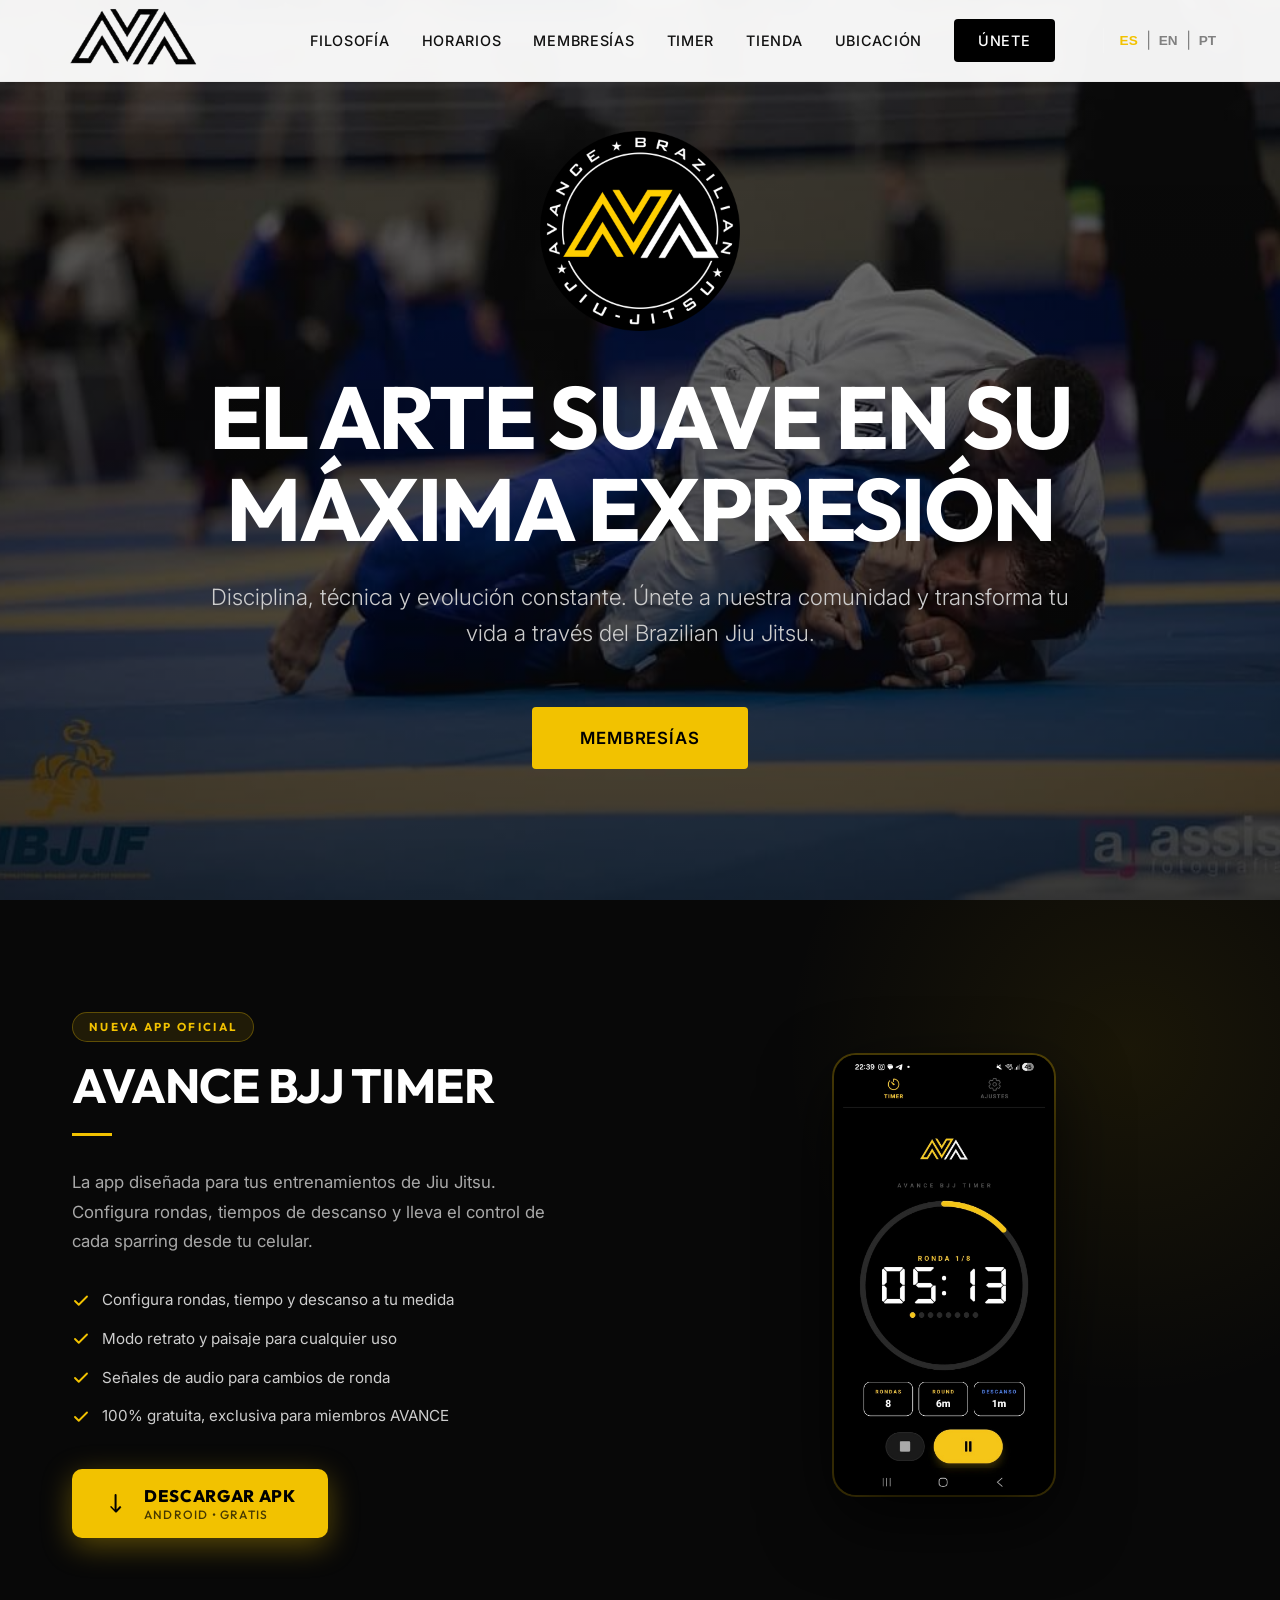
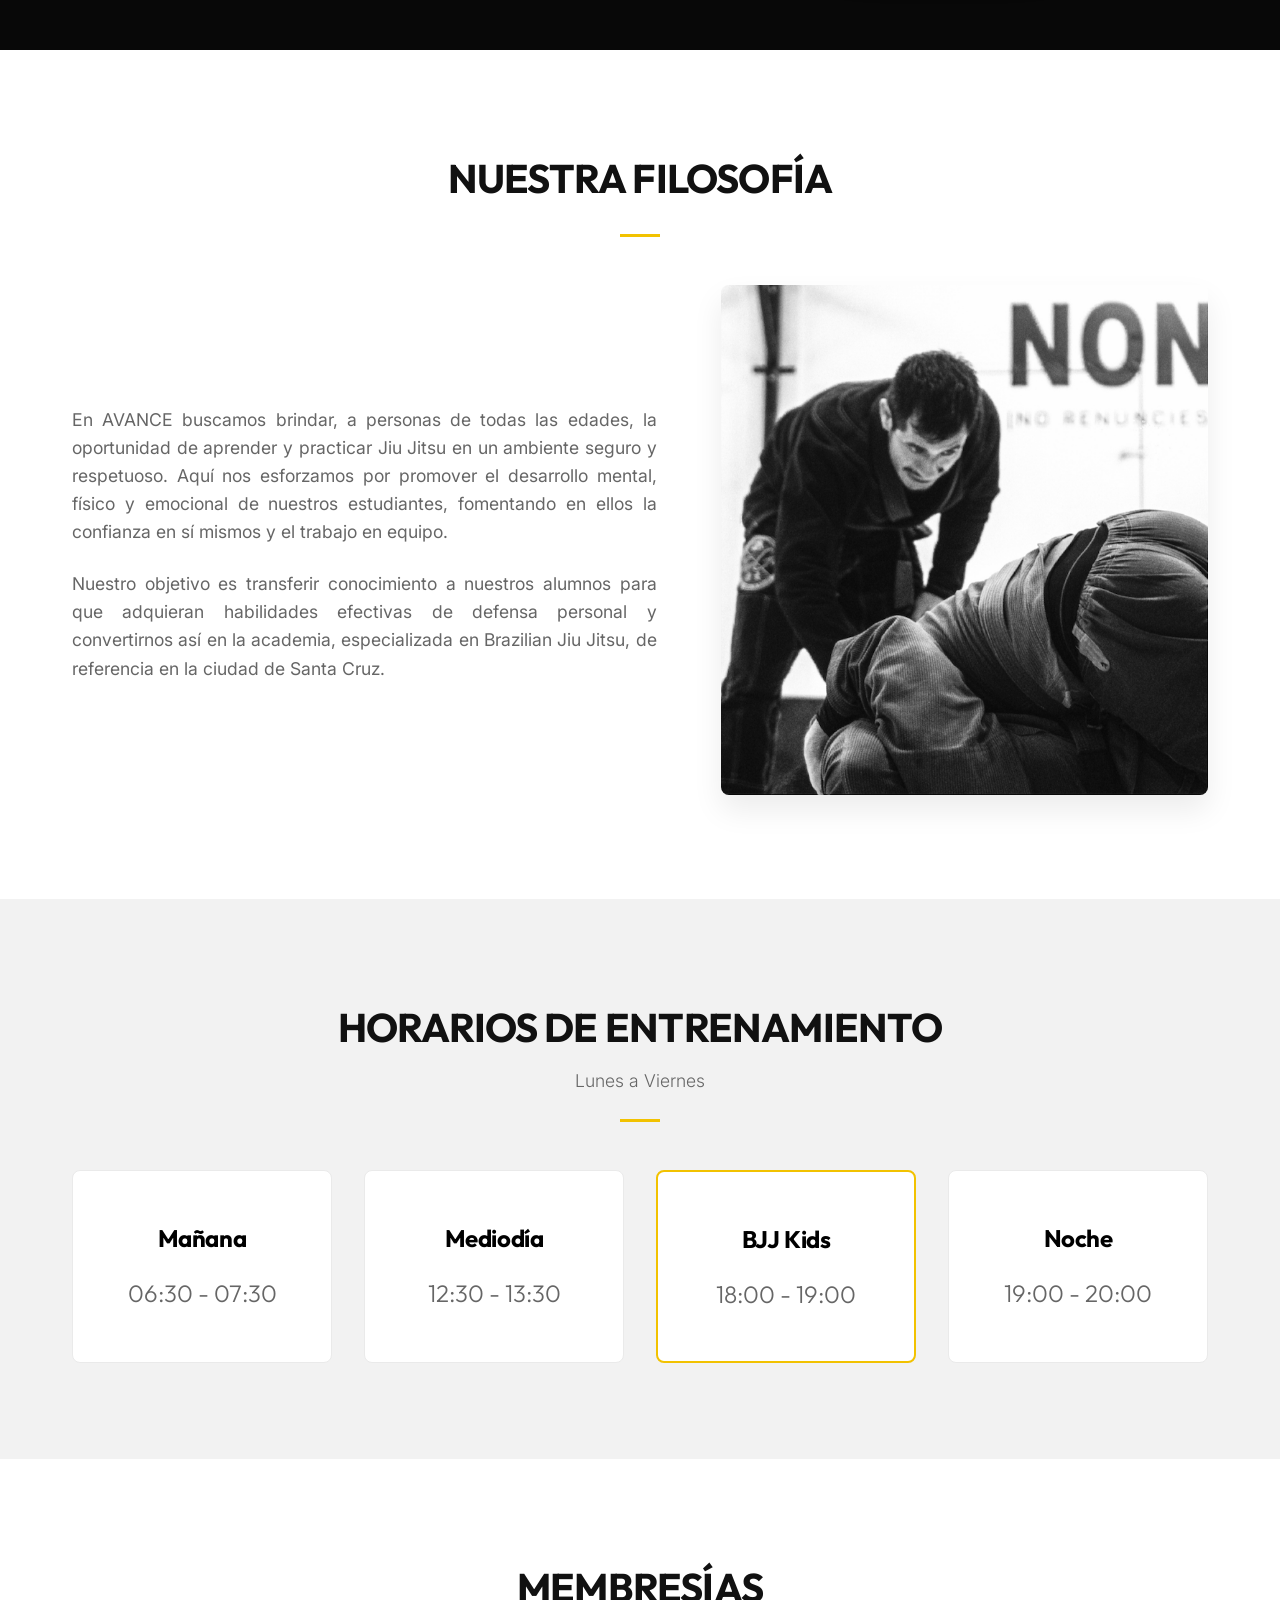
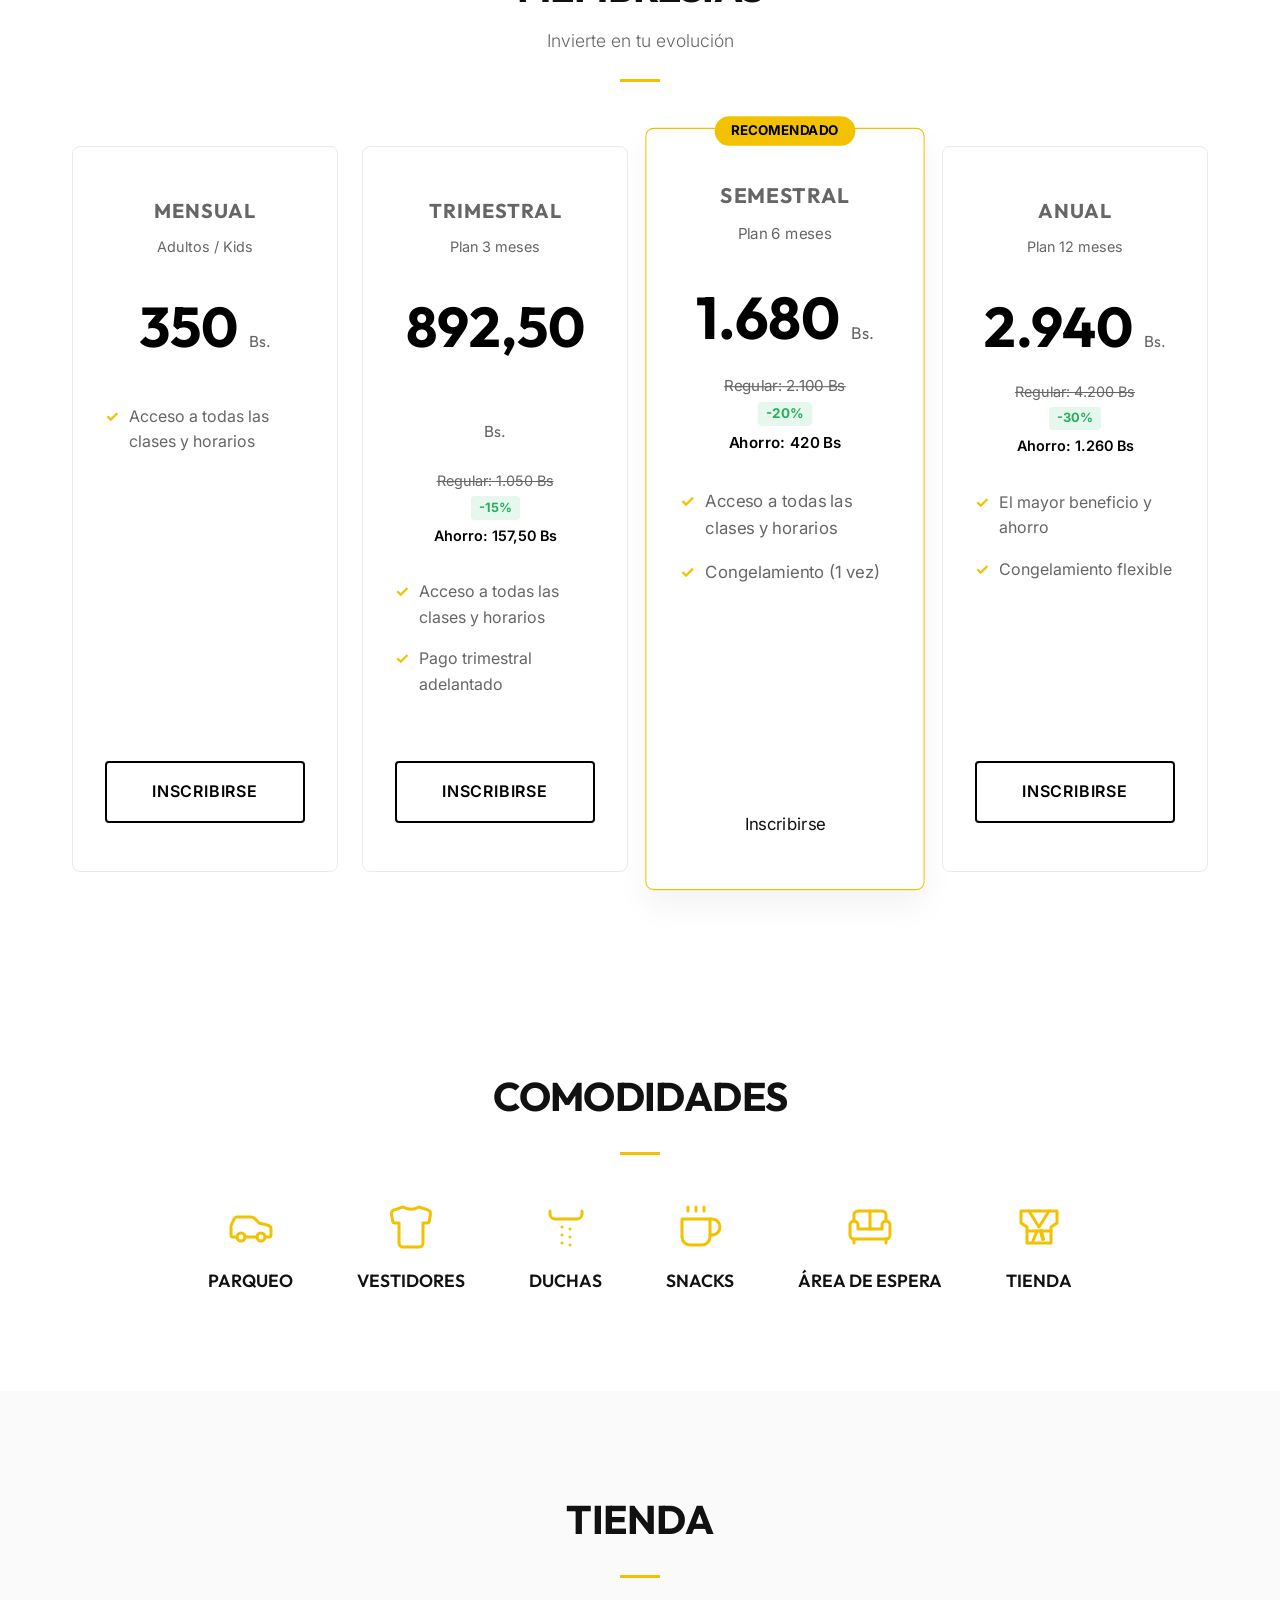
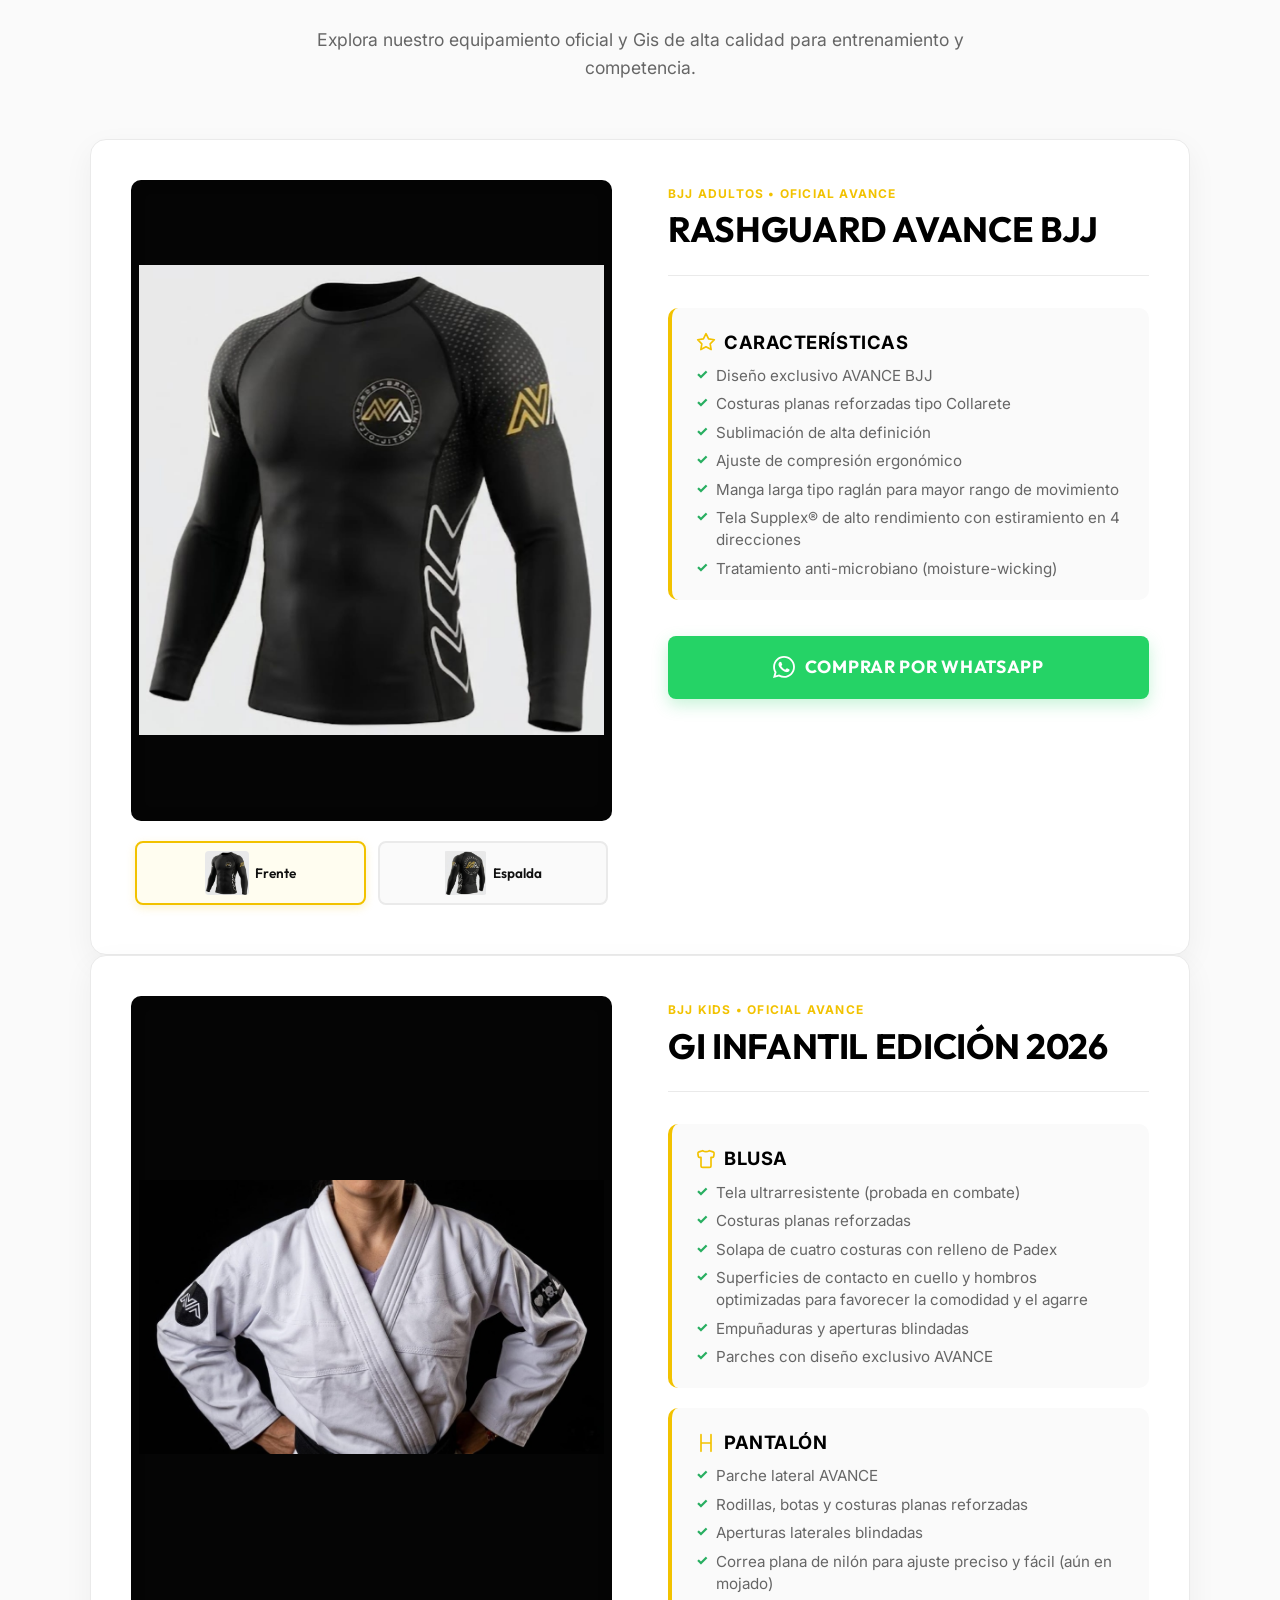
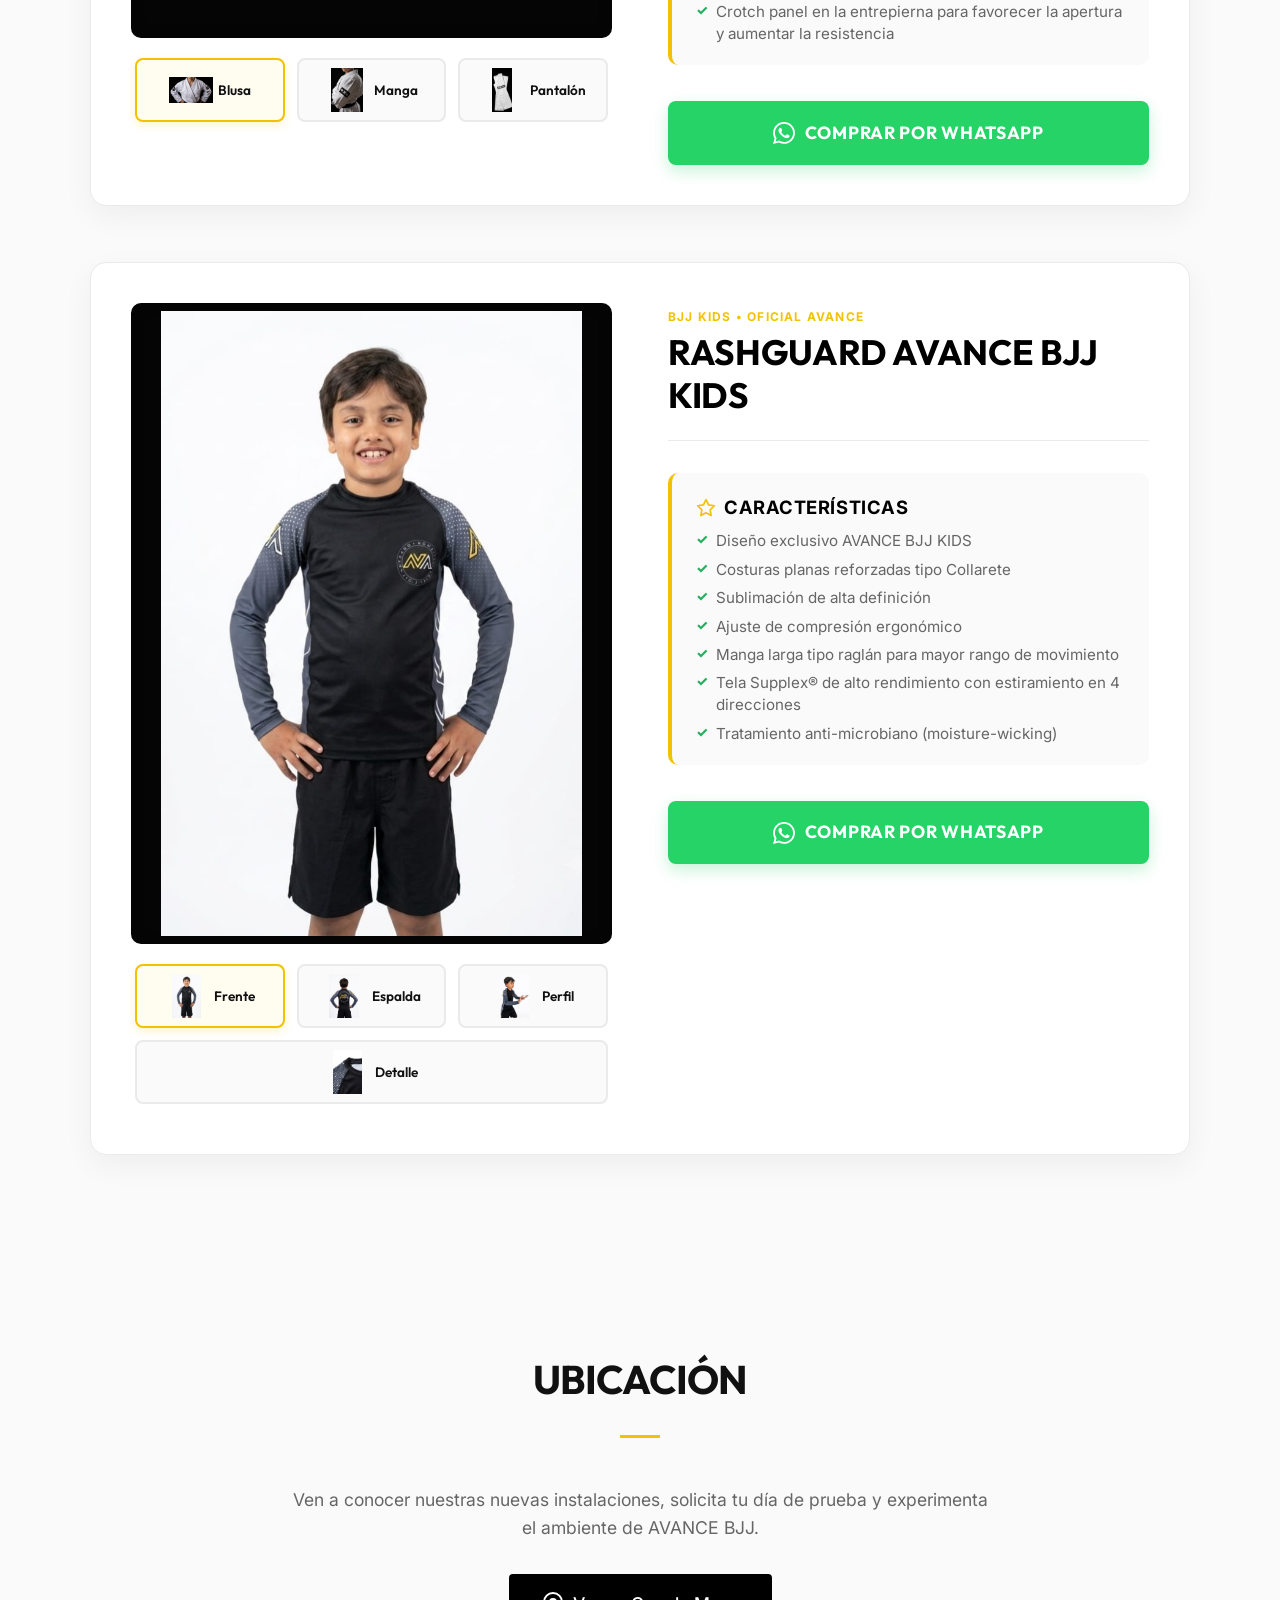
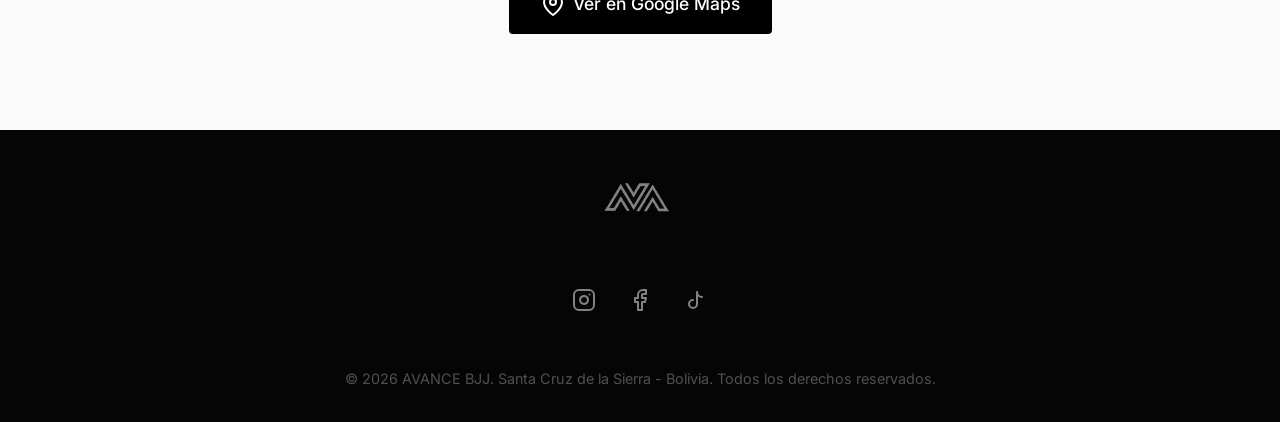
<file: index.html>
<!DOCTYPE html>
<html lang="es">

<head>
    <meta charset="UTF-8">
    <meta name="viewport" content="width=device-width, initial-scale=1.0">
    <title>AVANCE BJJ - Escuela de Brazilian Jiu Jitsu en Santa Cruz de la Sierra</title>
    <meta name="description"
        content="AVANCE BJJ: Academia especializada en Brazilian Jiu Jitsu en Santa Cruz de la Sierra, Bolivia. Clases para adultos y niños. Horarios flexibles de lunes a viernes. ¡Agenda tu clase de prueba!">
    <meta name="keywords"
        content="Brazilian Jiu Jitsu, BJJ, Santa Cruz de la Sierra, Bolivia, artes marciales, defensa personal, BJJ Kids, Jiu Jitsu para niños, academia BJJ, AVANCE BJJ, clases de Jiu Jitsu, grappling">
    <meta name="author" content="AVANCE BJJ">
    <meta name="robots" content="index, follow">
    <link rel="canonical" href="https://avancebjj.com/">

    <!-- Open Graph / Facebook -->
    <meta property="og:type" content="website">
    <meta property="og:url" content="https://avancebjj.com/">
    <meta property="og:title" content="AVANCE BJJ - Escuela de Brazilian Jiu Jitsu en Santa Cruz de la Sierra">
    <meta property="og:description"
        content="Academia especializada en Brazilian Jiu Jitsu. Clases para adultos y niños en Santa Cruz de la Sierra, Bolivia. ¡Agenda tu clase de prueba!">
    <meta property="og:image" content="https://avancebjj.com/assets/images/avance-logo-circular.png">
    <meta property="og:image:secure_url" content="https://avancebjj.com/assets/images/avance-logo-circular.png">
    <meta property="og:image:type" content="image/png">
    <meta property="og:image:width" content="1200">
    <meta property="og:image:height" content="1200">
    <meta property="og:image:alt" content="AVANCE BJJ Logo Circular">
    <meta itemprop="image" content="https://avancebjj.com/assets/images/avance-logo-circular.png">
    <meta property="og:locale" content="es_BO">
    <meta property="og:site_name" content="AVANCE BJJ">

    <!-- Twitter Card -->
    <meta name="twitter:card" content="summary_large_image">
    <meta name="twitter:title" content="AVANCE BJJ - Brazilian Jiu Jitsu en Santa Cruz">
    <meta name="twitter:description"
        content="Academia especializada en BJJ. Clases para adultos y niños. ¡Entrena con nosotros!">
    <meta name="twitter:image" content="https://avancebjj.com/assets/images/avance-logo-circular.png">

    <!-- Geo Tags -->
    <meta name="geo.region" content="BO-S">
    <meta name="geo.placename" content="Santa Cruz de la Sierra">
    <meta name="geo.position" content="-17.7833;-63.1822">
    <meta name="ICBM" content="-17.7833, -63.1822">

    <!-- Fonts -->
    <link rel="preconnect" href="https://fonts.googleapis.com">
    <link rel="preconnect" href="https://fonts.gstatic.com" crossorigin>
    <link
        href="https://fonts.googleapis.com/css2?family=Outfit:wght@300;400;500;700&family=Inter:wght@300;400;600&display=swap"
        rel="stylesheet">
    <link rel="stylesheet" href="styles.css">
    <link rel="icon" type="image/png" href="assets/images/favicon.png">

    <!-- JSON-LD Structured Data: Organization + LocalBusiness + SportsActivityLocation -->
    <script type="application/ld+json">
    {
        "@context": "https://schema.org",
        "@type": ["SportsActivityLocation", "LocalBusiness", "Organization"],
        "name": "AVANCE BJJ",
        "alternateName": "AVANCE Brazilian Jiu Jitsu",
        "description": "Academia especializada en Brazilian Jiu Jitsu en Santa Cruz de la Sierra, Bolivia. Ofrecemos clases para adultos y niños con horarios flexibles de lunes a viernes.",
        "url": "https://avancebjj.com",
        "logo": {
            "@type": "ImageObject",
            "url": "https://avancebjj.com/assets/images/avance-logo-circular.png",
            "width": 1200,
            "height": 1200,
            "caption": "AVANCE BJJ Logo"
        },
        "image": "https://avancebjj.com/assets/images/avance-logo-circular.png",
        "telephone": "+59174580219",
        "priceRange": "$$",
        "address": {
            "@type": "PostalAddress",
            "addressLocality": "Santa Cruz de la Sierra",
            "addressRegion": "Santa Cruz",
            "addressCountry": "BO"
        },
        "geo": {
            "@type": "GeoCoordinates",
            "latitude": -17.7833,
            "longitude": -63.1822
        },
        "openingHoursSpecification": [
            {
                "@type": "OpeningHoursSpecification",
                "dayOfWeek": ["Monday", "Tuesday", "Wednesday", "Thursday", "Friday"],
                "opens": "06:30",
                "closes": "07:30"
            },

            {
                "@type": "OpeningHoursSpecification",
                "dayOfWeek": ["Monday", "Tuesday", "Wednesday", "Thursday", "Friday"],
                "opens": "18:00",
                "closes": "19:00"
            },
            {
                "@type": "OpeningHoursSpecification",
                "dayOfWeek": ["Monday", "Tuesday", "Wednesday", "Thursday", "Friday"],
                "opens": "19:00",
                "closes": "20:00"
            }
        ],
        "sameAs": [
            "https://www.instagram.com/avance.bjj/",
            "https://www.facebook.com/avance.bjj",
            "https://www.tiktok.com/@avance.bjj"
        ],
        "sport": "Brazilian Jiu Jitsu",
        "hasOfferCatalog": {
            "@type": "OfferCatalog",
            "name": "Membresías AVANCE BJJ",
            "itemListElement": [
                {
                    "@type": "Offer",
                    "name": "Membresía Mensual",
                    "price": "350",
                    "priceCurrency": "BOB",
                    "availability": "https://schema.org/InStock"
                },
                {
                    "@type": "Offer",
                    "name": "Membresía Trimestral",
                    "price": "892.50",
                    "priceCurrency": "BOB",
                    "availability": "https://schema.org/InStock"
                },
                {
                    "@type": "Offer",
                    "name": "Membresía Semestral",
                    "price": "1680",
                    "priceCurrency": "BOB",
                    "availability": "https://schema.org/InStock"
                },
                {
                    "@type": "Offer",
                    "name": "Membresía Anual",
                    "price": "2940",
                    "priceCurrency": "BOB",
                    "availability": "https://schema.org/InStock"
                }
            ]
        }
    }
    </script>
</head>

<body>
    <header class="navbar" role="banner">
        <div class="logo-container">
            <a href="/" aria-label="Ir al inicio">
                <img src="assets/images/header-logo.png"
                    alt="AVANCE BJJ - Escuela de Brazilian Jiu Jitsu en Santa Cruz de la Sierra" class="nav-logo">
            </a>
        </div>
        <nav class="nav-links" role="navigation" aria-label="Navegación principal">
            <a href="#about" data-i18n="nav_philosophy">Filosofía</a>
            <a href="#schedule" data-i18n="nav_schedule">Horarios</a>
            <a href="#pricing" data-i18n="nav_pricing">Membresías</a>
            <a href="/timer/" data-i18n="nav_timer">Timer</a>
            <a href="#store" data-i18n="nav_store">Tienda</a>
            <a href="#location" data-i18n="nav_location">Ubicación</a>

            <a href="https://wa.me/59174580219" target="_blank" rel="noopener noreferrer" class="cta-btn"
                data-i18n="nav_join">Únete</a>
            <div class="lang-selector">
                <button class="lang-btn active" data-lang="es">ES</button>
                <span>|</span>
                <button class="lang-btn" data-lang="en">EN</button>
                <span>|</span>
                <button class="lang-btn" data-lang="pt">PT</button>
            </div>
        </nav>
        <div class="hamburger" aria-label="Abrir menú" role="button">
            <span class="bar"></span>
            <span class="bar"></span>
            <span class="bar"></span>
        </div>
    </header>

    <main>
        <!-- Hero Section -->
        <section class="hero-carousel-container" id="home">
            <!-- Slide 1: Main BJJ Slide -->
            <div class="carousel-slide active" style="background-image: url('assets/images/portada_popo.jpg');">
                <div class="hero-overlay"></div>
                <div class="hero-content">
                    <img src="assets/images/avance-logo-circular.png" alt="AVANCE" class="hero-logo-large">
                    <h1 class="hero-title" data-i18n="hero_title">LO MÁS PRUDENTE</h1>
                    <p class="hero-subtitle" data-i18n="hero_desc">ES ATREVERSE...</p>
                    <a href="#pricing" class="btn-primary" data-i18n="price_title">Ver Planes</a>
                </div>
            </div>

        </section>

        <!-- App Promo Section -->
        <section class="app-promo" id="app-timer">
            <div class="app-promo-bg-glow"></div>
            <div class="container app-promo-container reveal">
                <div class="app-promo-text">
                    <span class="app-promo-badge" data-i18n="timer_badge">NUEVA APP OFICIAL</span>
                    <h2 class="section-title app-promo-title">AVANCE BJJ TIMER</h2>
                    <div class="app-promo-divider"></div>
                    <p class="app-promo-desc" data-i18n="timer_desc">La app diseñada para tus entrenamientos de Jiu Jitsu. Configura rondas,
                        tiempos de descanso y lleva el control de cada sparring desde tu celular.</p>

                    <ul class="app-features-list">
                        <li>
                            <svg xmlns="http://www.w3.org/2000/svg" width="18" height="18" viewBox="0 0 24 24"
                                fill="none" stroke="currentColor" stroke-width="2.5" stroke-linecap="round"
                                stroke-linejoin="round">
                                <polyline points="20 6 9 17 4 12" />
                            </svg>
                            <span data-i18n="timer_feat1">Configura rondas, tiempo y descanso a tu medida</span>
                        </li>
                        <li>
                            <svg xmlns="http://www.w3.org/2000/svg" width="18" height="18" viewBox="0 0 24 24"
                                fill="none" stroke="currentColor" stroke-width="2.5" stroke-linecap="round"
                                stroke-linejoin="round">
                                <polyline points="20 6 9 17 4 12" />
                            </svg>
                            <span data-i18n="timer_feat2">Modo retrato y paisaje para cualquier uso</span>
                        </li>
                        <li>
                            <svg xmlns="http://www.w3.org/2000/svg" width="18" height="18" viewBox="0 0 24 24"
                                fill="none" stroke="currentColor" stroke-width="2.5" stroke-linecap="round"
                                stroke-linejoin="round">
                                <polyline points="20 6 9 17 4 12" />
                            </svg>
                            <span data-i18n="timer_feat3">Señales de audio para cambios de ronda</span>
                        </li>
                        <li>
                            <svg xmlns="http://www.w3.org/2000/svg" width="18" height="18" viewBox="0 0 24 24"
                                fill="none" stroke="currentColor" stroke-width="2.5" stroke-linecap="round"
                                stroke-linejoin="round">
                                <polyline points="20 6 9 17 4 12" />
                            </svg>
                            <span data-i18n="timer_feat4">100% gratuita, exclusiva para miembros AVANCE</span>
                        </li>
                    </ul>

                    <a href="https://github.com/gualbysoca/avaweb/releases/download/v2.0.0/ava-timer-oficial-v2.apk"
                        download="ava-timer-oficial-v2.apk" class="btn-download-apk" id="section-download-apk">
                        <svg xmlns="http://www.w3.org/2000/svg" width="24" height="24" viewBox="0 0 24 24"
                            fill="currentColor" style="flex-shrink:0;">
                            <path
                                d="M17.523 15.34l-4.507 4.547a1.43 1.43 0 01-2.031 0l-4.507-4.547a.714.714 0 011.014-1.003l3.08 3.107V3a1 1 0 012 0v14.444l3.08-3.107a.714.714 0 011.014 0 .718.718 0 01-.143 1.003z" />
                        </svg>
                        <div class="btn-download-text">
                            <span class="btn-download-label" data-i18n="timer_download_label">Descargar APK</span>
                            <span class="btn-download-sub" data-i18n="timer_download_sub">Android • Gratis</span>
                        </div>
                    </a>
                </div>

                <div class="app-promo-mockups">
                    <div class="phone-stage">

                        <!-- Curved arrows — top-right and bottom-left, suggest clockwise rotation -->
                        <div class="rotate-hint rotate-hint-tr" aria-hidden="true">
                            <svg width="52" height="52" viewBox="0 0 52 52" fill="none"
                                xmlns="http://www.w3.org/2000/svg">
                                <path d="M 10 42 A 24 24 0 0 1 42 10" stroke="#f2c200" stroke-width="2.5"
                                    stroke-linecap="round" stroke-dasharray="4 6" />
                                <path d="M 34 6 L 42 10 L 38 18" stroke="#f2c200" stroke-width="2.5"
                                    stroke-linecap="round" stroke-linejoin="round" fill="none" />
                            </svg>
                        </div>
                        <div class="rotate-hint rotate-hint-bl" aria-hidden="true">
                            <svg width="52" height="52" viewBox="0 0 52 52" fill="none"
                                xmlns="http://www.w3.org/2000/svg">
                                <path d="M 10 42 A 24 24 0 0 1 42 10" stroke="#f2c200" stroke-width="2.5"
                                    stroke-linecap="round" stroke-dasharray="4 6" />
                                <path d="M 34 6 L 42 10 L 38 18" stroke="#f2c200" stroke-width="2.5"
                                    stroke-linecap="round" stroke-linejoin="round" fill="none" />
                            </svg>
                        </div>

                        <!-- Phone frame — rotates 90deg via CSS -->
                        <div class="phone-frame">
                            <!-- Portrait (timer-2): shown at 0deg -->
                            <img src="assets/images/timer-2.jpeg" class="mockup-img mockup-img-portrait"
                                alt="AVANCE BJJ Timer modo retrato">
                            <!-- Landscape (timer-1): pre-rotated -90deg so it appears upright when frame is at +90deg -->
                            <img src="assets/images/timer-1.jpeg" class="mockup-img mockup-img-landscape"
                                alt="AVANCE BJJ Timer modo landscape">
                        </div>

                    </div>
                </div>

            </div>
        </section>

        <!-- About / Philosophy -->
        <section class="about" id="about">
            <div class="container reveal">
                <h2 class="section-title" data-i18n="phil_title">Nuestra Filosofía</h2>
                <div class="divider"></div>
                <div class="about-content">
                    <div class="about-text-container">
                        <p class="section-text" data-i18n="phil_text1">
                            En AVANCE buscamos brindar, a personas de todas las edades, la oportunidad de aprender y
                            practicar
                            Jiu Jitsu en un ambiente seguro y respetuoso. Aquí nos esforzamos por promover el desarrollo
                            mental, físico
                            y emocional de nuestros estudiantes, fomentando en ellos la confianza en sí mismos y el
                            trabajo
                            en
                            equipo.
                        </p>
                        <p class="section-text" style="margin-top: 1.5rem;" data-i18n="phil_text2">
                            Nuestro objetivo es transferir conocimiento a nuestros alumnos para que adquieran
                            habilidades
                            efectivas
                            de defensa personal y convertirnos así en la academia, especializada en Brazilian Jiu Jitsu,
                            de
                            referencia
                            en la ciudad de Santa
                            Cruz.
                        </p>
                    </div>
                    <div class="about-image-container">
                        <img src="assets/images/filosofia.png"
                            alt="Entrenamiento de Brazilian Jiu Jitsu en AVANCE BJJ Santa Cruz" class="about-image"
                            loading="lazy">
                    </div>
                </div>
            </div>
        </section>

        <!-- Schedule Section -->
        <section class="schedule" id="schedule">
            <div class="container reveal">
                <h2 class="section-title" data-i18n="sched_title">Horarios de Entrenamiento</h2>
                <p class="section-subtitle" data-i18n="sched_subtitle">Lunes a Viernes</p>
                <div class="divider"></div>
                <div class="schedule-grid">
                    <div class="schedule-card">
                        <h3 data-i18n="sched_morning">Mañana</h3>
                        <p class="time">06:30 - 07:30</p>
                    </div>
                    <div class="schedule-card">
                        <h3 data-i18n="sched_noon">Mediodía</h3>
                        <p class="time">12:30 - 13:30</p>
                    </div>
                    <div class="schedule-card" style="border-color: var(--accent-gold); border-width: 2px;">
                        <h3 data-i18n="sched_kids">BJJ Kids</h3>
                        <p class="time">18:00 - 19:00</p>
                    </div>
                    <div class="schedule-card">
                        <h3 data-i18n="sched_night">Noche</h3>
                        <p class="time">19:00 - 20:00</p>
                    </div>

                </div>
            </div>
        </section>

        <!-- Pricing Section -->
        <section class="pricing" id="pricing">
            <div class="container reveal">
                <h2 class="section-title" data-i18n="price_title">Membresías</h2>
                <p class="section-subtitle" data-i18n="price_subtitle">Invierte en tu evolución</p>
                <div class="divider"></div>

                <div class="pricing-cards">
                    <!-- Mensual -->
                    <div class="pricing-card standard">
                        <h3 data-i18n="price_monthly">Mensual</h3>
                        <p class="card-subtitle" data-i18n="price_target_adults_kids">Adultos / Kids</p>
                        <div class="price">350 <span class="currency">Bs.</span></div>
                        <ul class="features">
                            <li data-i18n="price_feat_all_classes">Acceso a todas las clases y horarios</li>
                        </ul>
                        <a href="https://wa.me/59174580219?text=Hola%2C%20me%20interesa%20inscribirme%20en%20la%20Membres%C3%ADa%20Mensual"
                            target="_blank" rel="noopener noreferrer" class="btn-outline"
                            data-i18n="price_enroll">Inscribirse</a>
                    </div>

                    <!-- Trimestral -->
                    <div class="pricing-card standard">
                        <h3 data-i18n="price_quarterly">Trimestral</h3>
                        <p class="card-subtitle" data-i18n="price_target_3_months">Plan 3 meses</p>
                        <div class="price">892,50 <span class="currency">Bs.</span></div>
                        <div class="price-details">
                            <span class="reg-price"><span data-i18n="price_regular">Regular:</span> 1.050 Bs</span>
                            <span class="discount-badge">-15%</span>
                            <span class="savings"><span data-i18n="price_savings">Ahorro:</span> 157,50 Bs</span>
                        </div>
                        <ul class="features">
                            <li data-i18n="price_feat_all_classes">Acceso completo a todas las clases y horarios</li>
                            <li>Pago trimestral adelantado</li>
                        </ul>
                        <a href="https://wa.me/59174580219?text=Hola%2C%20me%20interesa%20inscribirme%20en%20la%20Membres%C3%ADa%20Trimestral"
                            target="_blank" rel="noopener noreferrer" class="btn-outline"
                            data-i18n="price_enroll">Inscribirse</a>
                    </div>

                    <!-- Semestral -->
                    <div class="pricing-card premium">
                        <div class="badge" data-i18n="price_recommended">Recomendado</div>
                        <h3 data-i18n="price_semiannual">Semestral</h3>
                        <p class="card-subtitle" data-i18n="price_target_6_months">Plan 6 meses</p>
                        <div class="price">1.680 <span class="currency">Bs.</span></div>
                        <div class="price-details">
                            <span class="reg-price"><span data-i18n="price_regular">Regular:</span> 2.100 Bs</span>
                            <span class="discount-badge">-20%</span>
                            <span class="savings"><span data-i18n="price_savings">Ahorro:</span> 420 Bs</span>
                        </div>
                        <ul class="features">
                            <li data-i18n="price_feat_all_classes">Acceso completo a todas las clases y horarios</li>
                            <li data-i18n="price_feat_freeze_1">Congelamiento (1 vez)</li>
                        </ul>
                        <a href="https://wa.me/59174580219?text=Hola%2C%20me%20interesa%20inscribirme%20en%20la%20Membres%C3%ADa%20Semestral"
                            target="_blank" rel="noopener noreferrer" class="btn-primary"
                            data-i18n="price_enroll">Inscribirse</a>
                    </div>

                    <!-- Anual -->
                    <div class="pricing-card standard">
                        <h3 data-i18n="price_annual">Anual</h3>
                        <p class="card-subtitle" data-i18n="price_target_12_months">Plan 12 meses</p>
                        <div class="price">2.940 <span class="currency">Bs.</span></div>
                        <div class="price-details">
                            <span class="reg-price"><span data-i18n="price_regular">Regular:</span> 4.200 Bs</span>
                            <span class="discount-badge">-30%</span>
                            <span class="savings"><span data-i18n="price_savings">Ahorro:</span> 1.260 Bs</span>
                        </div>
                        <ul class="features">
                            <li data-i18n="price_feat_best_value">El mayor beneficio y ahorro</li>
                            <li data-i18n="price_feat_flexible_freeze">Congelamiento flexible</li>
                        </ul>
                        <a href="https://wa.me/59174580219?text=Hola%2C%20me%20interesa%20inscribirme%20en%20la%20Membres%C3%ADa%20Anual"
                            target="_blank" rel="noopener noreferrer" class="btn-outline"
                            data-i18n="price_enroll">Inscribirse</a>
                    </div>
                </div>

            </div>
        </section>

        <!-- Comodidades Section -->
        <section class="amenities" id="amenities">
            <div class="container reveal">
                <h2 class="section-title" data-i18n="amenities_title">Comodidades</h2>
                <div class="divider"></div>
                <div class="amenities-grid">
                    <div class="amenity-item">
                        <svg xmlns="http://www.w3.org/2000/svg" width="48" height="48" viewBox="0 0 24 24" fill="none"
                            stroke="currentColor" stroke-width="1.5" stroke-linecap="round" stroke-linejoin="round">
                            <path
                                d="M19 17h2c.6 0 1-.4 1-1v-3c0-.9-.7-1.7-1.5-1.9C18.7 10.6 16 10 16 10s-1.3-1.4-2.2-2.3c-.5-.4-1.1-.7-1.8-.7H5c-.6 0-1.1.4-1.4.9l-1.4 2.9A3.7 3.7 0 0 0 2 12v4c0 .6.4 1 1 1h2" />
                            <circle cx="7" cy="17" r="2" />
                            <path d="M9 17h6" />
                            <circle cx="17" cy="17" r="2" />
                        </svg>
                        <span data-i18n="amenities_parking">Parqueo</span>
                    </div>
                    <div class="amenity-item">
                        <svg xmlns="http://www.w3.org/2000/svg" width="48" height="48" viewBox="0 0 24 24" fill="none"
                            stroke="currentColor" stroke-width="1.5" stroke-linecap="round" stroke-linejoin="round">
                            <path
                                d="M20.38 3.46 16 2a8 8 0 0 1-8 0L3.62 3.46a2 2 0 0 0-1.34 2.23l.58 3.47a1 1 0 0 0 .99.84H6v10c0 1.1.9 2 2 2h8a2 2 0 0 0 2-2V10h2.15a1 1 0 0 0 .99-.84l.58-3.47a2 2 0 0 0-1.34-2.23z" />
                        </svg>
                        <span data-i18n="amenities_lockers">Vestidores</span>
                    </div>
                    <div class="amenity-item">
                        <svg xmlns="http://www.w3.org/2000/svg" width="48" height="48" viewBox="0 0 24 24" fill="none"
                            stroke="currentColor" stroke-width="1.5" stroke-linecap="round" stroke-linejoin="round">
                            <path d="M4 4v1.5A2.5 2.5 0 0 0 6.5 8h11A2.5 2.5 0 0 0 20 5.5V4" />
                            <path d="M10 16v.01" />
                            <path d="M14 17v.01" />
                            <path d="M10 12v.01" />
                            <path d="M14 13v.01" />
                            <path d="M10 20v.01" />
                            <path d="M14 21v.01" />
                        </svg>
                        <span data-i18n="amenities_showers">Duchas</span>
                    </div>
                    <div class="amenity-item">
                        <svg xmlns="http://www.w3.org/2000/svg" width="48" height="48" viewBox="0 0 24 24" fill="none"
                            stroke="currentColor" stroke-width="1.5" stroke-linecap="round" stroke-linejoin="round">
                            <path d="M17 8h1a4 4 0 1 1 0 8h-1" />
                            <path d="M3 8h14v9a4 4 0 0 1-4 4H7a4 4 0 0 1-4-4Z" />
                            <line x1="6" x2="6" y1="2" y2="4" />
                            <line x1="10" x2="10" y1="2" y2="4" />
                            <line x1="14" x2="14" y1="2" y2="4" />
                        </svg>
                        <span data-i18n="amenities_snacks">Snacks</span>
                    </div>
                    <div class="amenity-item">
                        <svg xmlns="http://www.w3.org/2000/svg" width="48" height="48" viewBox="0 0 24 24" fill="none"
                            stroke="currentColor" stroke-width="1.5" stroke-linecap="round" stroke-linejoin="round">
                            <path d="M20 9V6a2 2 0 0 0-2-2H6a2 2 0 0 0-2 2v3" />
                            <path d="M2 11v5a2 2 0 0 0 2 2h16a2 2 0 0 0 2-2v-5a2 2 0 0 0-4 0v2H6v-2a2 2 0 0 0-4 0Z" />
                            <path d="M4 18v2" />
                            <path d="M20 18v2" />
                            <path d="M12 4v9" />
                        </svg>
                        <span data-i18n="amenities_waiting">Área de Espera</span>
                    </div>
                    <div class="amenity-item">
                        <svg xmlns="http://www.w3.org/2000/svg" width="48" height="48" viewBox="0 0 24 24" fill="none"
                            stroke="currentColor" stroke-width="1.5" stroke-linecap="round" stroke-linejoin="round">
                            <path d="M18 20V12l3-2V4H3v6l3 2v8h12z" />
                            <path d="M7 4l5 8 5-8" />
                            <path d="M6 14h12" />
                            <path d="M11 14l-2 5" />
                            <path d="M13 14l1 4" stroke-width="2" />
                        </svg>
                        <span data-i18n="amenities_shop">Tienda</span>
                    </div>
                </div>
            </div>
        </section>

        <!-- Tienda Section -->
        <section class="store" id="store">
            <div class="container reveal">
                <h2 class="section-title" data-i18n="store_title">Tienda</h2>
                <div class="divider"></div>
                <p class="section-text" data-i18n="store_desc" style="margin-bottom: 3.5rem;">Explora nuestro
                    equipamiento oficial y Gis de alta calidad para entrenamiento y competencia.</p>

                <!-- Product 3: Rashguard Adultos -->
                <div class="product-showcase" style="margin-top: 3.5rem;">
                    <div class="product-gallery">
                        <div class="product-main-image">
                            <img src="assets/images/rashguard-1.jpeg" id="main-product-rga-img"
                                alt="RASHGUARD AVANCE BJJ ADULTOS - Frente" loading="lazy">
                        </div>
                        <div class="product-thumbnails">
                            <button class="thumb-btn active" data-target="main-product-rga-img"
                                data-img="assets/images/rashguard-1.jpeg" type="button" aria-label="Frente">
                                <img src="assets/images/rashguard-1.jpeg" alt="Frente Rashguard Adultos">
                                <span>Frente</span>
                            </button>
                            <button class="thumb-btn" data-target="main-product-rga-img"
                                data-img="assets/images/rashguard-2.jpeg" type="button" aria-label="Espalda">
                                <img src="assets/images/rashguard-2.jpeg" alt="Espalda Rashguard Adultos">
                                <span>Espalda</span>
                            </button>
                        </div>
                    </div>

                    <div class="product-info-card">
                        <div class="product-header">
                            <span class="product-category">BJJ ADULTOS • OFICIAL AVANCE</span>
                            <h3 class="product-title">RASHGUARD AVANCE BJJ</h3>
                        </div>

                        <div class="product-specs">
                            <div class="spec-group">
                                <h4 class="spec-title">
                                    <svg xmlns="http://www.w3.org/2000/svg" width="20" height="20" viewBox="0 0 24 24"
                                        fill="none" stroke="currentColor" stroke-width="2" stroke-linecap="round"
                                        stroke-linejoin="round">
                                        <polygon
                                            points="12 2 15.09 8.26 22 9.27 17 14.14 18.18 21.02 12 17.77 5.82 21.02 7 14.14 2 9.27 8.91 8.26 12 2" />
                                    </svg>
                                    <span>CARACTERÍSTICAS</span>
                                </h4>
                                <ul class="spec-list">
                                    <li>Diseño exclusivo AVANCE BJJ</li>
                                    <li>Costuras planas reforzadas tipo Collarete</li>
                                    <li>Sublimación de alta definición</li>
                                    <li>Ajuste de compresión ergonómico</li>
                                    <li>Manga larga tipo raglán para mayor rango de movimiento</li>
                                    <li>Tela Supplex® de alto rendimiento con estiramiento en 4 direcciones</li>
                                    <li>Tratamiento anti-microbiano (moisture-wicking)</li>
                                </ul>
                            </div>
                        </div>

                        <div class="product-cta">
                            <a href="https://wa.me/59174580219?text=Hola%2C%20me%20interesa%20comprar%20el%20RASHGUARD%20AVANCE%20BJJ%20ADULTOS"
                                target="_blank" rel="noopener noreferrer" class="btn-buy-whatsapp">
                                <svg xmlns="http://www.w3.org/2000/svg" width="22" height="22" viewBox="0 0 24 24"
                                    fill="currentColor">
                                    <path
                                        d="M.057 24l1.687-6.163c-1.041-1.804-1.588-3.849-1.587-5.946.003-6.556 5.338-11.891 11.893-11.891 3.181.001 6.167 1.24 8.413 3.488 2.245 2.248 3.481 5.236 3.48 8.414-.003 6.557-5.338 11.892-11.893 11.892-1.99-.001-3.951-.5-5.688-1.448l-6.305 1.654zm6.597-3.807c1.676.995 3.276 1.591 5.392 1.592 5.448 0 9.886-4.434 9.889-9.885.002-5.462-4.415-9.89-9.881-9.892-5.452 0-9.887 4.434-9.889 9.884-.001 2.225.651 3.891 1.746 5.634l-.999 3.648 3.742-.981zm11.387-5.464c-.074-.124-.272-.198-.57-.347-.297-.149-1.758-.868-2.031-.967-.272-.099-.47-.149-.669.149-.198.297-.768.967-.941 1.165-.173.198-.347.223-.644.074-.297-.149-1.255-.462-2.39-1.475-.883-.788-1.48-1.761-1.653-2.059-.173-.297-.018-.458.13-.606.134-.133.297-.347.446-.521.151-.172.2-.296.3-.495.099-.198.05-.372-.025-.521-.075-.148-.669-1.611-.916-2.206-.242-.579-.487-.501-.669-.51l-.57-.01c-.198 0-.52.074-.792.372s-1.04 1.016-1.04 2.479 1.065 2.876 1.213 3.074c.149.198 2.095 3.2 5.076 4.487.709.306 1.263.489 1.694.626.712.226 1.36.194 1.872.118.571-.085 1.758-.719 2.006-1.413.248-.695.248-1.29.173-1.414z" />
                                </svg>
                                <span>Comprar por WhatsApp</span>
                            </a>
                        </div>
                    </div>
                </div>
                <!-- E-Commerce Product Showcase -->
                <div class="product-showcase">
                    <div class="product-gallery">
                        <div class="product-main-image">
                            <img src="assets/images/gi-infantil-detalle.jpg" id="main-product-img"
                                alt="GI INFANTIL EDICIÓN 2026 - Blusa" loading="lazy">
                        </div>
                        <div class="product-thumbnails">
                            <button class="thumb-btn active" data-img="assets/images/gi-infantil-detalle.jpg"
                                type="button" aria-label="Ver Blusa">
                                <img src="assets/images/gi-infantil-detalle.jpg" alt="Blusa GI">
                                <span>Blusa</span>
                            </button>
                            <button class="thumb-btn" data-img="assets/images/gi-infantil-sleeve.jpg" type="button"
                                aria-label="Ver Manga">
                                <img src="assets/images/gi-infantil-sleeve.jpg" alt="Manga GI">
                                <span>Manga</span>
                            </button>
                            <button class="thumb-btn" data-img="assets/images/gi-infantil-pantalon-v2.jpg" type="button"
                                aria-label="Ver Pantalón">
                                <img src="assets/images/gi-infantil-pantalon-v2.jpg" alt="Pantalón GI">
                                <span>Pantalón</span>
                            </button>

                        </div>
                    </div>

                    <div class="product-info-card">
                        <div class="product-header">
                            <span class="product-category" data-i18n="store_category">BJJ KIDS • OFICIAL AVANCE</span>
                            <h3 class="product-title" data-i18n="store_prod_name">GI INFANTIL EDICIÓN 2026</h3>
                        </div>

                        <div class="product-specs">
                            <div class="spec-group">
                                <h4 class="spec-title">
                                    <svg xmlns="http://www.w3.org/2000/svg" width="20" height="20" viewBox="0 0 24 24"
                                        fill="none" stroke="currentColor" stroke-width="2" stroke-linecap="round"
                                        stroke-linejoin="round">
                                        <path
                                            d="M20.38 3.46 16 2a8 8 0 0 1-8 0L3.62 3.46a2 2 0 0 0-1.34 2.23l.58 3.47a1 1 0 0 0 .99.84H6v10c0 1.1.9 2 2 2h8a2 2 0 0 0 2-2V10h2.15a1 1 0 0 0 .99-.84l.58-3.47a2 2 0 0 0-1.34-2.23z" />
                                    </svg>
                                    <span data-i18n="store_jacket_title">BLUSA</span>
                                </h4>
                                <ul class="spec-list">
                                    <li data-i18n="store_j1">Tela ultrarresistente (probada en combate)</li>
                                    <li data-i18n="store_j2">Costuras planas reforzadas</li>
                                    <li data-i18n="store_j3">Solapa de cuatro costuras con relleno de Padex</li>
                                    <li data-i18n="store_j4">Superficies de contacto en cuello y hombros optimizadas
                                        para favorecer la comodidad y el agarre</li>
                                    <li data-i18n="store_j5">Empuñaduras y aperturas blindadas</li>
                                    <li data-i18n="store_j6">Parches con diseño exclusivo AVANCE</li>
                                </ul>
                            </div>

                            <div class="spec-group">
                                <h4 class="spec-title">
                                    <svg xmlns="http://www.w3.org/2000/svg" width="20" height="20" viewBox="0 0 24 24"
                                        fill="none" stroke="currentColor" stroke-width="2" stroke-linecap="round"
                                        stroke-linejoin="round">
                                        <path d="M6 2v20M18 2v20M6 12h12" />
                                    </svg>
                                    <span data-i18n="store_pants_title">PANTALÓN</span>
                                </h4>
                                <ul class="spec-list">
                                    <li data-i18n="store_p1">Parche lateral AVANCE</li>
                                    <li data-i18n="store_p2">Rodillas, botas y costuras planas reforzadas</li>
                                    <li data-i18n="store_p3">Aperturas laterales blindadas</li>
                                    <li data-i18n="store_p4">Correa plana de nilón para ajuste preciso y fácil (aún en
                                        mojado)</li>
                                    <li data-i18n="store_p5">Crotch panel en la entrepierna para favorecer la apertura y
                                        aumentar la resistencia</li>
                                </ul>
                            </div>
                        </div>

                        <div class="product-cta">
                            <a href="https://wa.me/59174580219?text=Hola%2C%20me%20interesa%20comprar%20el%20GI%20INFANTIL%20EDICI%C3%93N%202026"
                                target="_blank" rel="noopener noreferrer" class="btn-buy-whatsapp">
                                <svg xmlns="http://www.w3.org/2000/svg" width="22" height="22" viewBox="0 0 24 24"
                                    fill="currentColor">
                                    <path
                                        d="M.057 24l1.687-6.163c-1.041-1.804-1.588-3.849-1.587-5.946.003-6.556 5.338-11.891 11.893-11.891 3.181.001 6.167 1.24 8.413 3.488 2.245 2.248 3.481 5.236 3.48 8.414-.003 6.557-5.338 11.892-11.893 11.892-1.99-.001-3.951-.5-5.688-1.448l-6.305 1.654zm6.597-3.807c1.676.995 3.276 1.591 5.392 1.592 5.448 0 9.886-4.434 9.889-9.885.002-5.462-4.415-9.89-9.881-9.892-5.452 0-9.887 4.434-9.889 9.884-.001 2.225.651 3.891 1.746 5.634l-.999 3.648 3.742-.981zm11.387-5.464c-.074-.124-.272-.198-.57-.347-.297-.149-1.758-.868-2.031-.967-.272-.099-.47-.149-.669.149-.198.297-.768.967-.941 1.165-.173.198-.347.223-.644.074-.297-.149-1.255-.462-2.39-1.475-.883-.788-1.48-1.761-1.653-2.059-.173-.297-.018-.458.13-.606.134-.133.297-.347.446-.521.151-.172.2-.296.3-.495.099-.198.05-.372-.025-.521-.075-.148-.669-1.611-.916-2.206-.242-.579-.487-.501-.669-.51l-.57-.01c-.198 0-.52.074-.792.372s-1.04 1.016-1.04 2.479 1.065 2.876 1.213 3.074c.149.198 2.095 3.2 5.076 4.487.709.306 1.263.489 1.694.626.712.226 1.36.194 1.872.118.571-.085 1.758-.719 2.006-1.413.248-.695.248-1.29.173-1.414z" />
                                </svg>
                                <span data-i18n="store_buy_btn">Comprar por WhatsApp</span>
                            </a>
                        </div>
                    </div>
                </div>

                <!-- Product 2: Rashguard -->
                <div class="product-showcase" style="margin-top: 3.5rem;">
                    <div class="product-gallery">
                        <div class="product-main-image">
                            <img src="assets/images/rashguard-front.jpg" id="main-product-rg-img"
                                alt="RASHGUARD AVANCE BJJ KIDS - Frente" loading="lazy">
                        </div>
                        <div class="product-thumbnails">
                            <button class="thumb-btn active" data-target="main-product-rg-img"
                                data-img="assets/images/rashguard-front.jpg" type="button" aria-label="Frente">
                                <img src="assets/images/rashguard-front.jpg" alt="Frente Rashguard">
                                <span>Frente</span>
                            </button>
                            <button class="thumb-btn" data-target="main-product-rg-img"
                                data-img="assets/images/rashguard-back.jpg" type="button" aria-label="Espalda">
                                <img src="assets/images/rashguard-back.jpg" alt="Espalda Rashguard">
                                <span>Espalda</span>
                            </button>
                            <button class="thumb-btn" data-target="main-product-rg-img"
                                data-img="assets/images/rashguard-side.jpg" type="button" aria-label="Perfil">
                                <img src="assets/images/rashguard-side.jpg" alt="Perfil Rashguard">
                                <span>Perfil</span>
                            </button>
                            <button class="thumb-btn" data-target="main-product-rg-img"
                                data-img="assets/images/rashguard-detail.jpg" type="button" aria-label="Detalle">
                                <img src="assets/images/rashguard-detail.jpg" alt="Detalle Costuras">
                                <span>Detalle</span>
                            </button>
                        </div>
                    </div>

                    <div class="product-info-card">
                        <div class="product-header">
                            <span class="product-category" data-i18n="store_category">BJJ KIDS • OFICIAL AVANCE</span>
                            <h3 class="product-title" data-i18n="store_rg_name">RASHGUARD AVANCE BJJ KIDS</h3>
                        </div>

                        <div class="product-specs">
                            <div class="spec-group">
                                <h4 class="spec-title">
                                    <svg xmlns="http://www.w3.org/2000/svg" width="20" height="20" viewBox="0 0 24 24"
                                        fill="none" stroke="currentColor" stroke-width="2" stroke-linecap="round"
                                        stroke-linejoin="round">
                                        <polygon
                                            points="12 2 15.09 8.26 22 9.27 17 14.14 18.18 21.02 12 17.77 5.82 21.02 7 14.14 2 9.27 8.91 8.26 12 2" />
                                    </svg>
                                    <span data-i18n="store_rg_specs_title">CARACTERÍSTICAS</span>
                                </h4>
                                <ul class="spec-list">
                                    <li data-i18n="store_rg_1">Diseño exclusivo AVANCE BJJ KIDS</li>
                                    <li data-i18n="store_rg_2">Costuras planas reforzadas tipo Collarete</li>
                                    <li data-i18n="store_rg_3">Sublimación de alta definición</li>
                                    <li data-i18n="store_rg_4">Ajuste de compresión ergonómico</li>
                                    <li data-i18n="store_rg_5">Manga larga tipo raglán para mayor rango de movimiento
                                    </li>
                                    <li data-i18n="store_rg_6">Tela Supplex® de alto rendimiento con estiramiento en 4
                                        direcciones</li>
                                    <li data-i18n="store_rg_7">Tratamiento anti-microbiano (moisture-wicking)</li>
                                </ul>
                            </div>
                        </div>

                        <div class="product-cta">
                            <a href="https://wa.me/59174580219?text=Hola%2C%20me%20interesa%20comprar%20el%20RASHGUARD%20AVANCE%20BJJ%20KIDS"
                                target="_blank" rel="noopener noreferrer" class="btn-buy-whatsapp">
                                <svg xmlns="http://www.w3.org/2000/svg" width="22" height="22" viewBox="0 0 24 24"
                                    fill="currentColor">
                                    <path
                                        d="M.057 24l1.687-6.163c-1.041-1.804-1.588-3.849-1.587-5.946.003-6.556 5.338-11.891 11.893-11.891 3.181.001 6.167 1.24 8.413 3.488 2.245 2.248 3.481 5.236 3.48 8.414-.003 6.557-5.338 11.892-11.893 11.892-1.99-.001-3.951-.5-5.688-1.448l-6.305 1.654zm6.597-3.807c1.676.995 3.276 1.591 5.392 1.592 5.448 0 9.886-4.434 9.889-9.885.002-5.462-4.415-9.89-9.881-9.892-5.452 0-9.887 4.434-9.889 9.884-.001 2.225.651 3.891 1.746 5.634l-.999 3.648 3.742-.981zm11.387-5.464c-.074-.124-.272-.198-.57-.347-.297-.149-1.758-.868-2.031-.967-.272-.099-.47-.149-.669.149-.198.297-.768.967-.941 1.165-.173.198-.347.223-.644.074-.297-.149-1.255-.462-2.39-1.475-.883-.788-1.48-1.761-1.653-2.059-.173-.297-.018-.458.13-.606.134-.133.297-.347.446-.521.151-.172.2-.296.3-.495.099-.198.05-.372-.025-.521-.075-.148-.669-1.611-.916-2.206-.242-.579-.487-.501-.669-.51l-.57-.01c-.198 0-.52.074-.792.372s-1.04 1.016-1.04 2.479 1.065 2.876 1.213 3.074c.149.198 2.095 3.2 5.076 4.487.709.306 1.263.489 1.694.626.712.226 1.36.194 1.872.118.571-.085 1.758-.719 2.006-1.413.248-.695.248-1.29.173-1.414z" />
                                </svg>
                                <span data-i18n="store_buy_btn">Comprar por WhatsApp</span>
                            </a>
                        </div>
                    </div>
                </div>

            </div>
        </section>


        <!-- Location Section -->
        <section class="location" id="location">
            <div class="container reveal">
                <h2 class="section-title" data-i18n="loc_title">Ubicación</h2>
                <div class="divider"></div>
                <p class="section-text" data-i18n="loc_desc">Ven a conocer nuestras nuevas instalaciones, solicita tu
                    día de prueba y
                    experimenta el ambiente de AVANCE BJJ.</p>
                <a href="https://maps.app.goo.gl/aXupPoozcVVvxQYs5" target="_blank" class="location-btn">
                    <svg xmlns="http://www.w3.org/2000/svg" width="24" height="24" viewBox="0 0 24 24" fill="none"
                        stroke="currentColor" stroke-width="2" stroke-linecap="round" stroke-linejoin="round">
                        <path d="M21 10c0 7-9 13-9 13s-9-6-9-13a9 9 0 0 1 18 0z"></path>
                        <circle cx="12" cy="10" r="3"></circle>
                    </svg>
                    <span data-i18n="loc_btn">Ver en Google Maps</span>
                </a>
            </div>
        </section>
    </main>

    <!-- Footer / Social -->
    <footer role="contentinfo">
        <div class="container footer-content reveal">
            <div class="footer-logo">
                <img src="assets/images/logo-footer.png" alt="AVANCE BJJ" class="footer-logo-img">
            </div>
            <div class="social-links">
                <a href="https://www.instagram.com/avance.bjj/" target="_blank" rel="noopener noreferrer"
                    aria-label="Seguir a AVANCE BJJ en Instagram">
                    <svg xmlns="http://www.w3.org/2000/svg" width="24" height="24" viewBox="0 0 24 24" fill="none"
                        stroke="currentColor" stroke-width="2" stroke-linecap="round" stroke-linejoin="round">
                        <rect x="2" y="2" width="20" height="20" rx="5" ry="5"></rect>
                        <path d="M16 11.37A4 4 0 1 1 12.63 8 4 4 0 0 1 16 11.37z"></path>
                        <line x1="17.5" y1="6.5" x2="17.51" y2="6.5"></line>
                    </svg>
                </a>
                <a href="https://www.facebook.com/avance.bjj" target="_blank" rel="noopener noreferrer"
                    aria-label="Seguir a AVANCE BJJ en Facebook">
                    <svg xmlns="http://www.w3.org/2000/svg" width="24" height="24" viewBox="0 0 24 24" fill="none"
                        stroke="currentColor" stroke-width="2" stroke-linecap="round" stroke-linejoin="round">
                        <path d="M18 2h-3a5 5 0 0 0-5 5v3H7v4h3v8h4v-8h3l1-4h-4V7a1 1 0 0 1 1-1h3z"></path>
                    </svg>
                </a>
                <a href="https://www.tiktok.com/@avance.bjj" target="_blank" rel="noopener noreferrer"
                    aria-label="Seguir a AVANCE BJJ en TikTok">
                    <svg xmlns="http://www.w3.org/2000/svg" width="24" height="24" viewBox="0 0 24 24" fill="none"
                        stroke="currentColor" stroke-width="2" stroke-linecap="round" stroke-linejoin="round">
                        <path d="M9 12a4 4 0 1 0 4 4V4a5 5 0 0 0 5 5"></path>
                    </svg>
                </a>
            </div>
            <p class="copyright">&copy; 2026 AVANCE BJJ. Santa Cruz de la Sierra - Bolivia. <span
                    data-i18n="footer_rights">Todos los derechos reservados.</span></p>
        </div>
    </footer>

    <script src="translations.js"></script>
    <script src="app.js"></script>
</body>

</html>
</file>
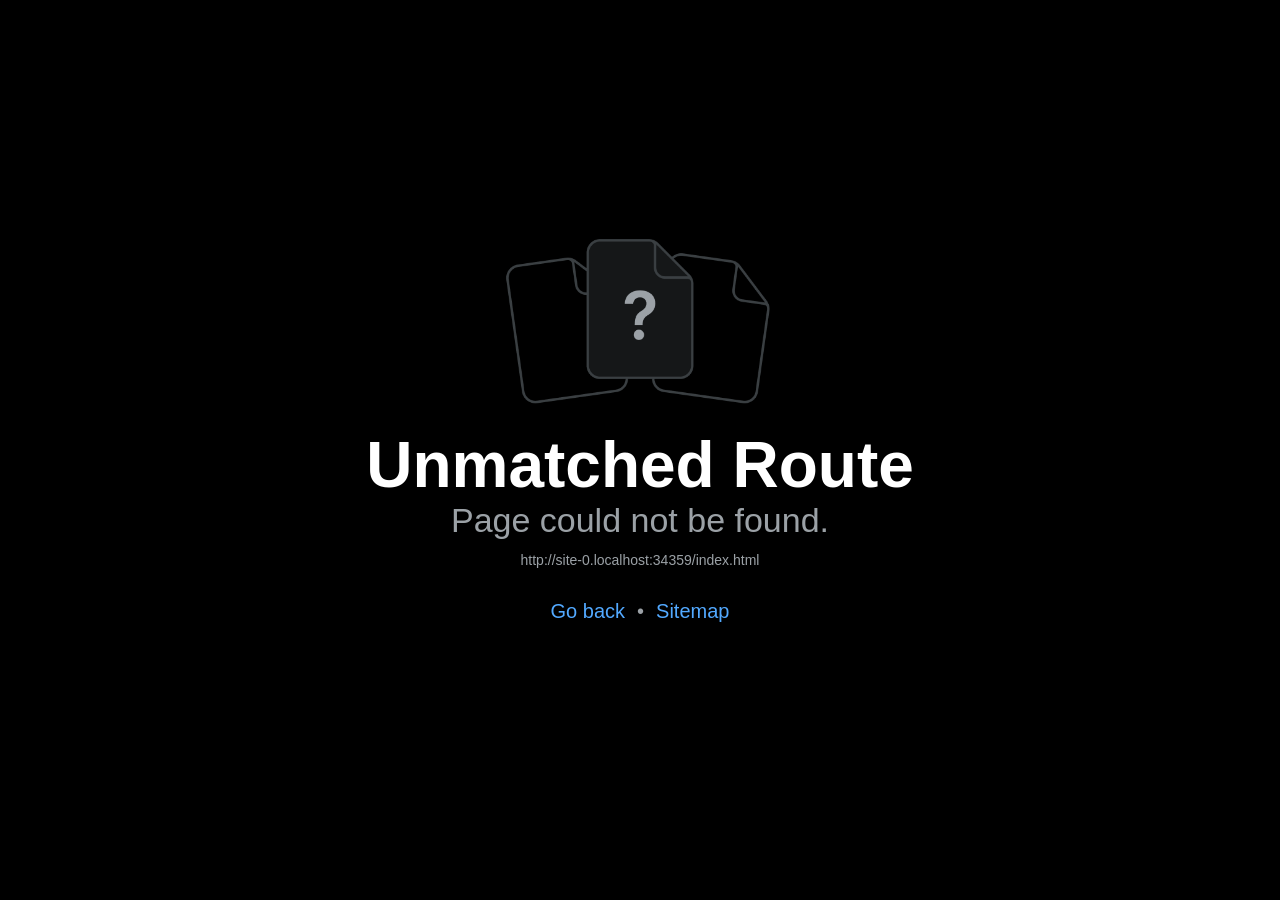
<file: timer/index.html>
<!DOCTYPE html>
<html lang="en">
  <head>
    <meta charset="utf-8" />
    <meta httpEquiv="X-UA-Compatible" content="IE=edge" />
    <meta name="viewport" content="width=device-width, initial-scale=1, shrink-to-fit=no" />
    <title>AVA BJJ Timer</title>
    <!-- The `react-native-web` recommended style reset: https://necolas.github.io/react-native-web/docs/setup/#root-element -->
    <style id="expo-reset">
      /* These styles make the body full-height */
      html,
      body {
        height: 100%;
      }
      /* These styles disable body scrolling if you are using <ScrollView> */
      body {
        overflow: hidden;
      }
      /* These styles make the root element full-height */
      #root {
        display: flex;
        height: 100%;
        flex: 1;
      }
    </style>
  <link rel="icon" href="/timer/favicon.ico" /></head>

  <body>
    <!-- Use static rendering with Expo Router to support running without JavaScript. -->
    <noscript>
      You need to enable JavaScript to run this app.
    </noscript>
    <!-- The root element for your Expo app. -->
    <div id="root"></div>
  <script src="/timer/_expo/static/js/web/entry-934ca2d07d70f3d7fa5ae6f402bc28ef.js" defer></script>
</body>
</html>
</file>
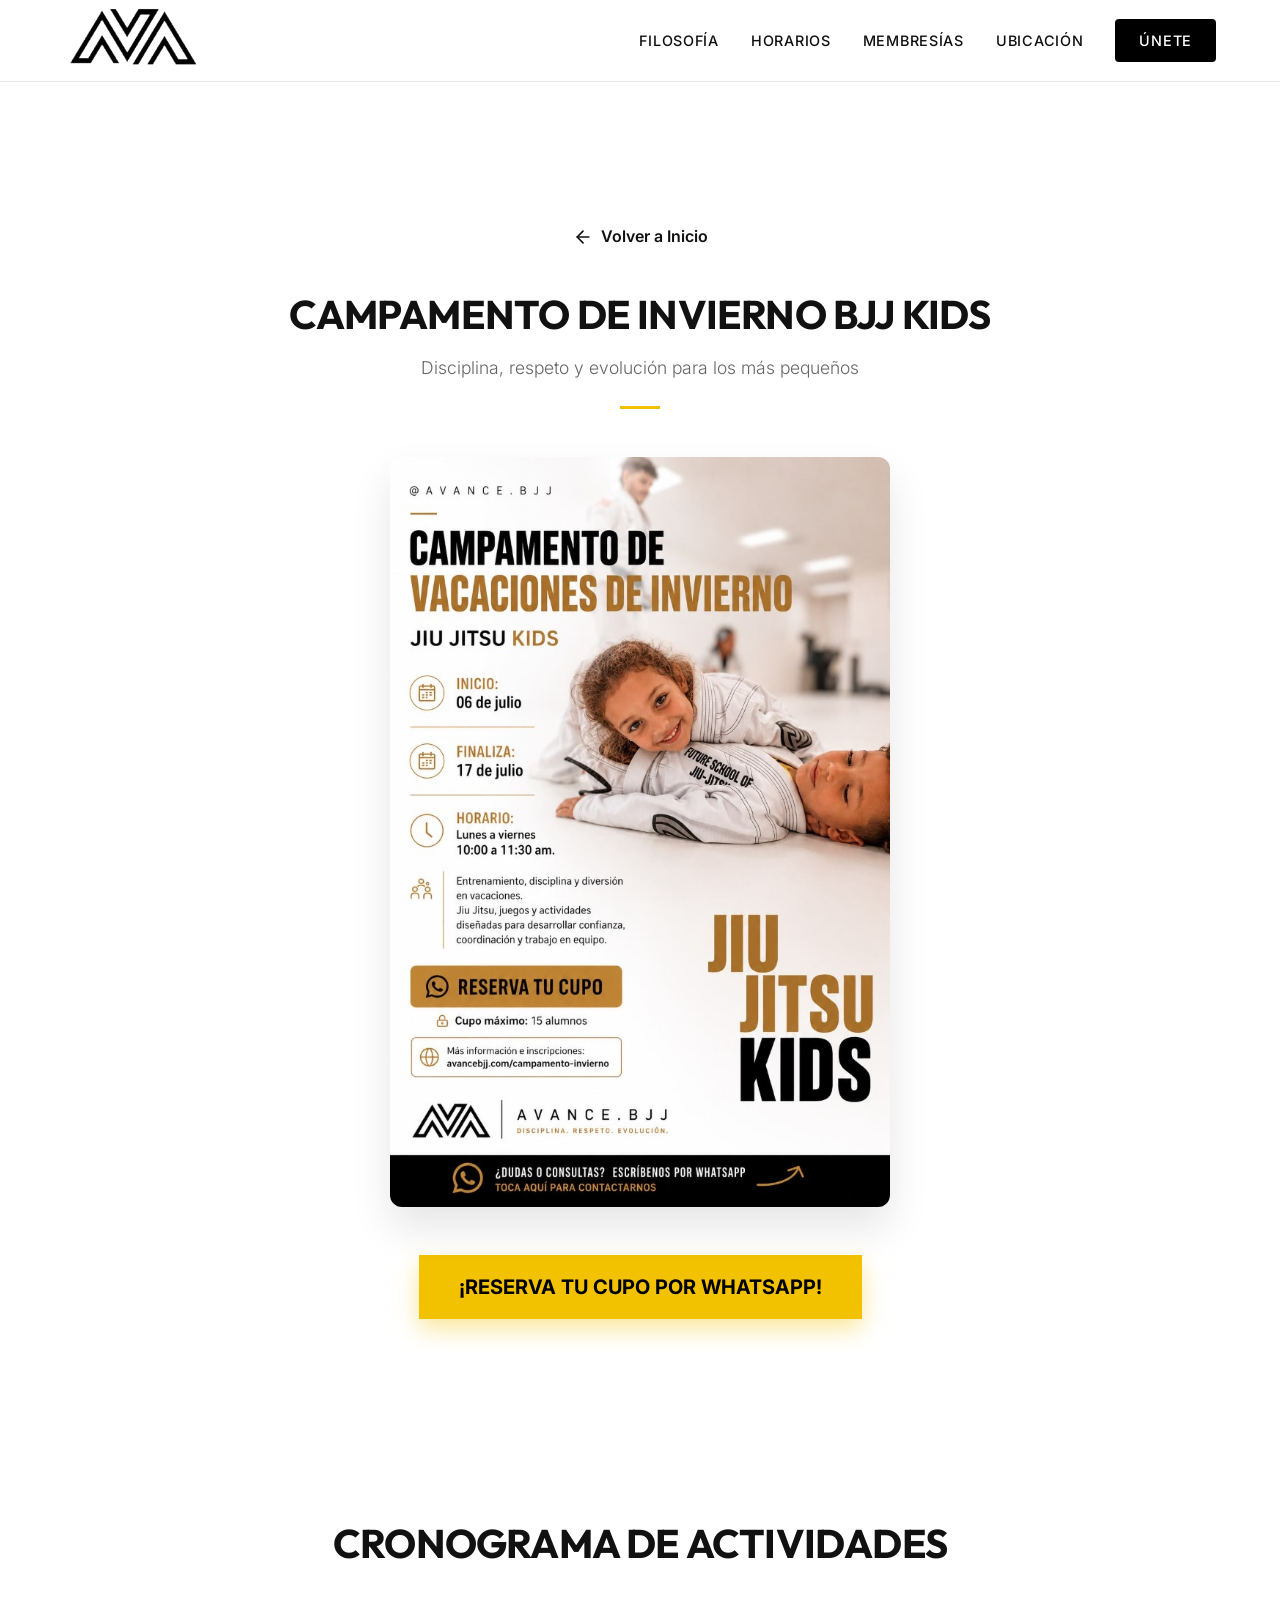
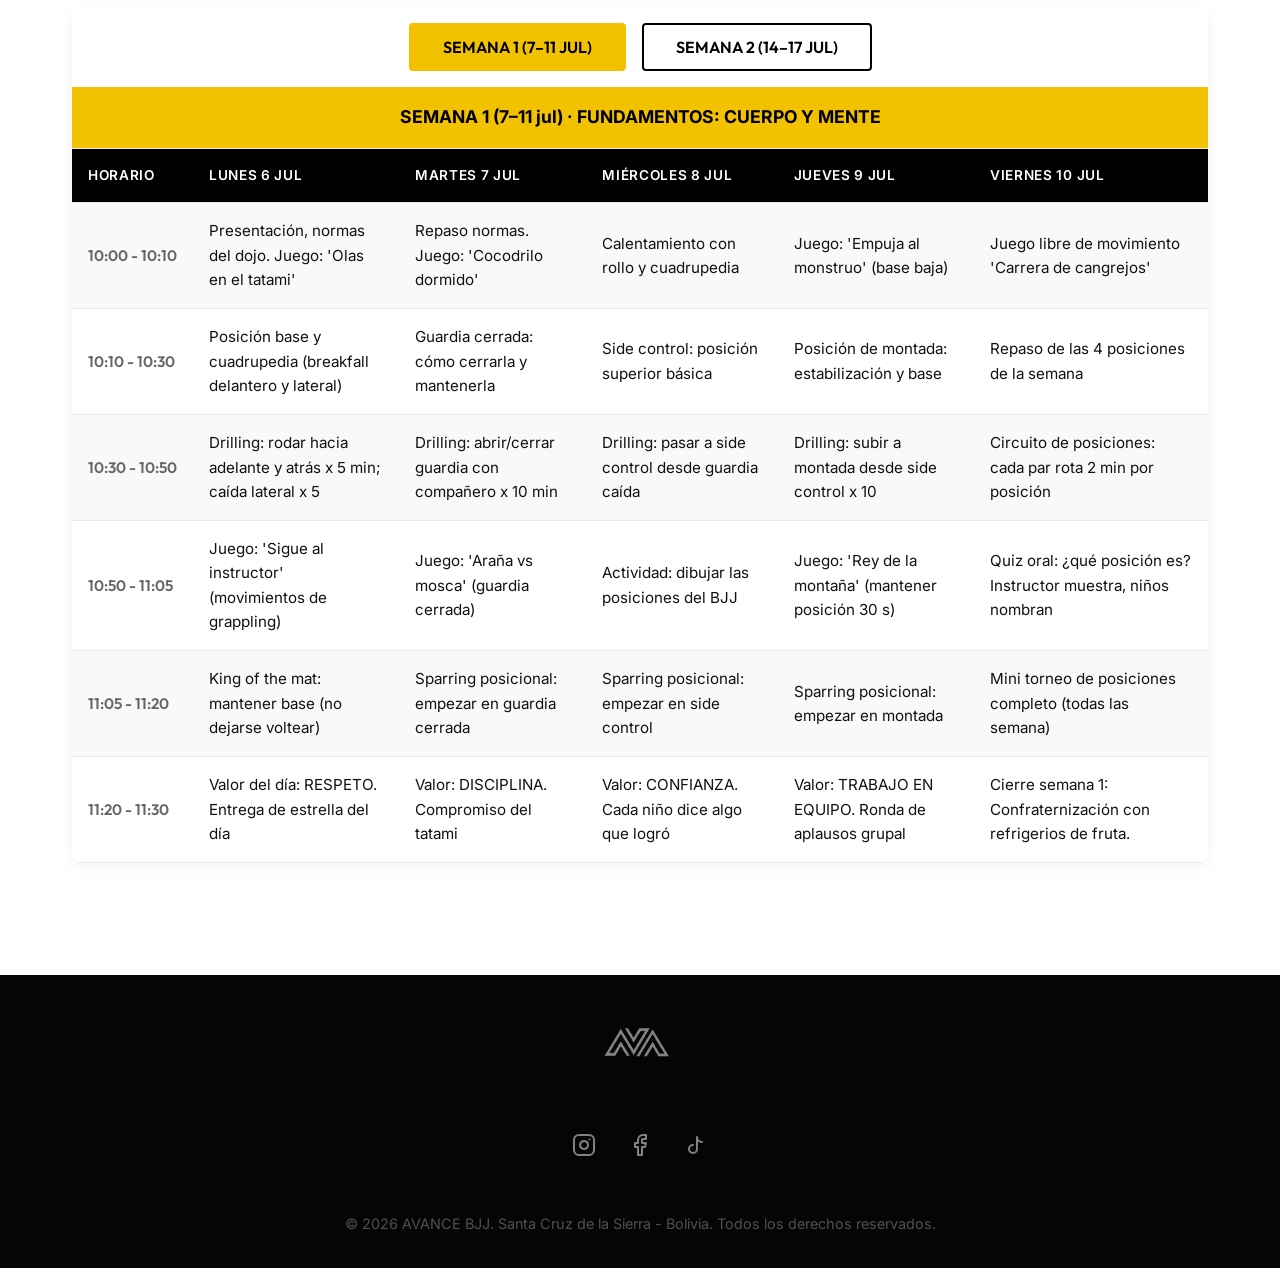
<file: campamento-invierno.html>
<!DOCTYPE html>
<html lang="es">
<head>
    <meta charset="UTF-8">
    <meta name="viewport" content="width=device-width, initial-scale=1.0">
    <title>Campamento de Invierno BJJ Kids 2026 - AVANCE BJJ Santa Cruz</title>
    <meta name="description" content="Campamento de Vacaciones de Invierno Jiu Jitsu Kids en AVANCE BJJ, Santa Cruz de la Sierra. Del 6 al 17 de julio 2026. Entrenamiento, disciplina y diversión para niños. ¡Cupo limitado a 15 alumnos!">
    <meta name="keywords" content="campamento BJJ kids, Jiu Jitsu niños, vacaciones invierno, Santa Cruz de la Sierra, AVANCE BJJ, artes marciales niños, campamento deportivo Bolivia">
    <meta name="author" content="AVANCE BJJ">
    <meta name="robots" content="index, follow">
    <link rel="canonical" href="https://avancebjj.com/campamento-invierno.html">

    <!-- Open Graph -->
    <meta property="og:type" content="website">
    <meta property="og:url" content="https://avancebjj.com/campamento-invierno.html">
    <meta property="og:title" content="Campamento de Invierno BJJ Kids 2026 - AVANCE BJJ">
    <meta property="og:description" content="Campamento de Jiu Jitsu para niños. Del 6 al 17 de julio. Entrenamiento, disciplina y diversión. ¡Cupo limitado!">
    <meta property="og:image" content="https://avancebjj.com/assets/images/avance-logo-circular.png">
    <meta property="og:image:secure_url" content="https://avancebjj.com/assets/images/avance-logo-circular.png">
    <meta property="og:image:type" content="image/png">
    <meta property="og:image:alt" content="AVANCE BJJ Logo Circular">
    <meta itemprop="image" content="https://avancebjj.com/assets/images/avance-logo-circular.png">
    <meta property="og:locale" content="es_BO">

    <!-- Fonts -->
    <link href="https://fonts.googleapis.com/css2?family=Outfit:wght@300;400;500;700&family=Inter:wght@300;400;600&display=swap" rel="stylesheet">
    <link rel="stylesheet" href="styles.css">
    <link rel="icon" type="image/png" href="assets/images/favicon.png">

    <!-- JSON-LD: Event -->
    <script type="application/ld+json">
    {
        "@context": "https://schema.org",
        "@type": "Event",
        "name": "Campamento de Vacaciones de Invierno - Jiu Jitsu Kids",
        "description": "Campamento de Jiu Jitsu para niños en AVANCE BJJ. Entrenamiento, disciplina y diversión en vacaciones. Juegos y actividades diseñadas para desarrollar confianza, coordinación y trabajo en equipo.",
        "startDate": "2026-07-06T10:00:00-04:00",
        "endDate": "2026-07-17T11:30:00-04:00",
        "eventAttendanceMode": "https://schema.org/OfflineEventAttendanceMode",
        "eventStatus": "https://schema.org/EventScheduled",
        "location": {
            "@type": "Place",
            "name": "AVANCE BJJ",
            "address": {
                "@type": "PostalAddress",
                "addressLocality": "Santa Cruz de la Sierra",
                "addressRegion": "Santa Cruz",
                "addressCountry": "BO"
            }
        },
        "organizer": {
            "@type": "SportsActivityLocation",
            "name": "AVANCE BJJ",
            "url": "https://avancebjj.com"
        },
        "audience": {
            "@type": "Audience",
            "audienceType": "Niños"
        },
        "maximumAttendeeCapacity": 15,
        "image": "https://avancebjj.com/assets/images/campamento-bjj-kids.jpg",
        "offers": {
            "@type": "Offer",
            "url": "https://avancebjj.com/campamento-invierno.html",
            "availability": "https://schema.org/LimitedAvailability"
        }
    }
    </script>
    <style>
        .camp-hero {
            padding: 8rem 2rem 4rem;
            text-align: center;
            background-color: var(--bg-primary);
        }
        .camp-poster {
            max-width: 100%;
            width: 500px;
            border-radius: 12px;
            box-shadow: 0 20px 40px rgba(0,0,0,0.1);
            margin: 0 auto 3rem;
            display: block;
        }
        .table-container {
            max-width: 1200px;
            margin: 0 auto 4rem;
            padding: 0 2rem;
            overflow-x: auto;
        }
        table {
            width: 100%;
            border-collapse: collapse;
            background: #fff;
            border-radius: 8px;
            overflow: hidden;
            box-shadow: 0 4px 15px rgba(0,0,0,0.05);
            margin-bottom: 3rem;
        }
        th, td {
            padding: 1rem;
            text-align: left;
            border-bottom: 1px solid var(--border-color);
            font-size: 0.95rem;
        }
        th {
            background-color: var(--accent-dark);
            color: #fff;
            font-weight: 600;
            text-transform: uppercase;
            font-size: 0.85rem;
            letter-spacing: 0.05em;
        }
        .week-header {
            background-color: var(--accent-gold);
            color: var(--accent-dark);
            font-weight: 700;
            text-align: center;
            font-size: 1.1rem;
        }
        .time-col {
            font-family: var(--font-heading);
            font-weight: 600;
            white-space: nowrap;
            color: var(--text-muted);
        }
        .back-btn {
            display: inline-flex;
            align-items: center;
            gap: 0.5rem;
            color: var(--text-main);
            font-weight: 600;
            margin-bottom: 2rem;
        }
        .back-btn:hover {
            color: var(--accent-gold);
        }
        
        /* Tabs navigation */
        .tabs-nav {
            display: flex;
            justify-content: center;
            gap: 1rem;
            margin-bottom: 2rem;
        }
        .tab-btn {
            background-color: transparent;
            color: var(--accent-dark);
            border: 2px solid var(--accent-dark);
            padding: 0.75rem 2rem;
            font-size: 1rem;
            font-weight: 600;
            border-radius: 4px;
            cursor: pointer;
            transition: var(--transition-smooth);
            font-family: var(--font-heading);
            text-transform: uppercase;
        }
        .tab-btn.active, .tab-btn:hover {
            background-color: var(--accent-gold);
            border-color: var(--accent-gold);
            color: var(--accent-dark);
        }
        .week-content {
            display: none;
        }
        .week-content.active-tab {
            display: block;
            animation: fadeIn 0.5s ease-in-out;
        }
        @keyframes fadeIn {
            from { opacity: 0; transform: translateY(10px); }
            to { opacity: 1; transform: translateY(0); }
        }
        
        /* Alternating row colors */
        tr:nth-child(even) {
            background-color: #f9f9f9;
        }
        tr:hover {
            background-color: #f1f1f1;
            transition: background-color 0.2s ease;
        }
        
        .camp-cta-btn {
            display: inline-block;
            margin-bottom: 2rem; 
            font-size: 1.25rem; 
            padding: 1rem 2.5rem; 
            background-color: var(--accent-gold); 
            color: var(--accent-dark) !important; 
            box-shadow: 0 10px 25px rgba(242, 194, 0, 0.4); 
            text-transform: uppercase; 
            font-weight: 700;
            text-align: center;
        }

        /* Mobile Optimizations for Campamento */
        @media (max-width: 768px) {
            .camp-hero {
                padding: 6rem 1rem 2rem;
            }
            .camp-cta-btn {
                font-size: 1rem;
                padding: 0.8rem 1.5rem;
                width: 100%;
                box-sizing: border-box;
            }
            .table-container {
                padding: 0 1rem;
            }
            th, td {
                padding: 0.5rem;
                font-size: 0.85rem;
            }
            .time-col {
                font-size: 0.8rem;
            }
            .tabs-nav {
                flex-direction: column;
                gap: 0.5rem;
            }
            .tab-btn {
                width: 100%;
                padding: 0.75rem 1rem;
            }
        }
    </style>
</head>
<body>
    <header class="navbar scrolled">
        <div class="logo-container">
            <a href="index.html">
                <img src="assets/images/header-logo.png" alt="AVANCE BJJ Logo" class="nav-logo">
            </a>
        </div>
        <nav class="nav-links">
            <a href="index.html#about">Filosofía</a>
            <a href="index.html#schedule">Horarios</a>
            <a href="index.html#pricing">Membresías</a>
            <a href="index.html#location">Ubicación</a>
            <a href="https://www.instagram.com/avance.bjj/" target="_blank" class="cta-btn">Únete</a>
        </nav>
        <div class="hamburger" aria-label="Abrir menú" role="button">
            <span class="bar"></span>
            <span class="bar"></span>
            <span class="bar"></span>
        </div>
    </header>

    <main>
        <section class="camp-hero">
            <div class="container">
                <a href="index.html" class="back-btn">
                    <svg xmlns="http://www.w3.org/2000/svg" width="20" height="20" viewBox="0 0 24 24" fill="none" stroke="currentColor" stroke-width="2" stroke-linecap="round" stroke-linejoin="round"><line x1="19" y1="12" x2="5" y2="12"></line><polyline points="12 19 5 12 12 5"></polyline></svg>
                    <span>Volver a Inicio</span>
                </a>
                
                <h1 class="section-title">Campamento de Invierno BJJ Kids</h1>
                <p class="section-subtitle">Disciplina, respeto y evolución para los más pequeños</p>
                <div class="divider"></div>
                
                <img src="assets/images/campamento-bjj-kids.jpg" alt="Afiche Campamento BJJ Kids" class="camp-poster reveal">
                
                <a href="https://wa.me/59174580219" target="_blank" rel="noopener noreferrer" class="btn-primary camp-cta-btn">¡Reserva tu Cupo por WhatsApp!</a>
            </div>
        </section>

        <section class="table-container reveal">
            <h2 class="section-title" style="text-align: center; margin-bottom: 2rem;">Cronograma de Actividades</h2>
            
            <div id="week1" class="week-content active-tab">
                <table>
                    <tr>
                        <td colspan="6" style="padding: 1rem; background-color: var(--bg-primary); border-bottom: none;">
                            <div class="tabs-nav" style="margin-bottom: 0;">
                                <button class="tab-btn tab-btn-week1 active" onclick="switchWeek(1)">Semana 1 (7–11 jul)</button>
                                <button class="tab-btn tab-btn-week2" onclick="switchWeek(2)">Semana 2 (14–17 jul)</button>
                            </div>
                        </td>
                    </tr>
                    <tr>
                        <td colspan="6" class="week-header">SEMANA 1 (7–11 jul) · FUNDAMENTOS: CUERPO Y MENTE</td>
                    </tr>
                    <tr>
                        <th>Horario</th>
                        <th>Lunes 6 jul</th>
                        <th>Martes 7 jul</th>
                        <th>Miércoles 8 jul</th>
                        <th>Jueves 9 jul</th>
                        <th>Viernes 10 jul</th>
                    </tr>
                    <tr>
                        <td class="time-col">10:00 - 10:10</td>
                        <td>Presentación, normas del dojo. Juego: 'Olas en el tatami'</td>
                        <td>Repaso normas. Juego: 'Cocodrilo dormido'</td>
                        <td>Calentamiento con rollo y cuadrupedia</td>
                        <td>Juego: 'Empuja al monstruo' (base baja)</td>
                        <td>Juego libre de movimiento 'Carrera de cangrejos'</td>
                    </tr>
                    <tr>
                        <td class="time-col">10:10 - 10:30</td>
                        <td>Posición base y cuadrupedia (breakfall delantero y lateral)</td>
                        <td>Guardia cerrada: cómo cerrarla y mantenerla</td>
                        <td>Side control: posición superior básica</td>
                        <td>Posición de montada: estabilización y base</td>
                        <td>Repaso de las 4 posiciones de la semana</td>
                    </tr>
                    <tr>
                        <td class="time-col">10:30 - 10:50</td>
                        <td>Drilling: rodar hacia adelante y atrás x 5 min; caída lateral x 5</td>
                        <td>Drilling: abrir/cerrar guardia con compañero x 10 min</td>
                        <td>Drilling: pasar a side control desde guardia caída</td>
                        <td>Drilling: subir a montada desde side control x 10</td>
                        <td>Circuito de posiciones: cada par rota 2 min por posición</td>
                    </tr>
                    <tr>
                        <td class="time-col">10:50 - 11:05</td>
                        <td>Juego: 'Sigue al instructor' (movimientos de grappling)</td>
                        <td>Juego: 'Araña vs mosca' (guardia cerrada)</td>
                        <td>Actividad: dibujar las posiciones del BJJ</td>
                        <td>Juego: 'Rey de la montaña' (mantener posición 30 s)</td>
                        <td>Quiz oral: ¿qué posición es? Instructor muestra, niños nombran</td>
                    </tr>
                    <tr>
                        <td class="time-col">11:05 - 11:20</td>
                        <td>King of the mat: mantener base (no dejarse voltear)</td>
                        <td>Sparring posicional: empezar en guardia cerrada</td>
                        <td>Sparring posicional: empezar en side control</td>
                        <td>Sparring posicional: empezar en montada</td>
                        <td>Mini torneo de posiciones completo (todas las semana)</td>
                    </tr>
                    <tr>
                        <td class="time-col">11:20 - 11:30</td>
                        <td>Valor del día: RESPETO. Entrega de estrella del día</td>
                        <td>Valor: DISCIPLINA. Compromiso del tatami</td>
                        <td>Valor: CONFIANZA. Cada niño dice algo que logró</td>
                        <td>Valor: TRABAJO EN EQUIPO. Ronda de aplausos grupal</td>
                        <td>Cierre semana 1: Confraternización con refrigerios de fruta.</td>
                    </tr>
                </table>
            </div>

            <div id="week2" class="week-content">
                <table>
                    <tr>
                        <td colspan="6" style="padding: 1rem; background-color: var(--bg-primary); border-bottom: none;">
                            <div class="tabs-nav" style="margin-bottom: 0;">
                                <button class="tab-btn tab-btn-week1" onclick="switchWeek(1)">Semana 1 (7–11 jul)</button>
                                <button class="tab-btn tab-btn-week2 active" onclick="switchWeek(2)">Semana 2 (14–17 jul)</button>
                            </div>
                        </td>
                    </tr>
                    <tr>
                        <td colspan="6" class="week-header">SEMANA 2 (14–17 jul) · TÉCNICAS Y COMPETENCIA AMISTOSA</td>
                    </tr>
                    <tr>
                        <th>Horario</th>
                        <th>Lunes 13 jul</th>
                        <th>Martes 14 jul</th>
                        <th>Miércoles 15 jul</th>
                        <th>Jueves 16 jul</th>
                        <th>Viernes 17 jul (CLAUSURA)</th>
                    </tr>
                    <tr>
                        <td class="time-col">10:00 - 10:10</td>
                        <td>Calentamiento: circuito de acrobacias BJJ</td>
                        <td>Juego: 'Pulpo en el tatami' (ground movement)</td>
                        <td>Calentamiento: rodar en grupo coordinado</td>
                        <td>Calentamiento: 'a movernos como los animales'</td>
                        <td>Calentamiento festivo: música + 'sacar los pasos prohibidos' (movimiento libre)</td>
                    </tr>
                    <tr>
                        <td class="time-col">10:10 - 10:30</td>
                        <td>Escape de montada: bridging (puente) y roll</td>
                        <td>Barrida básica desde guardia cerrada (hip bump)</td>
                        <td>Triángulo desde guardia: paso a paso adaptado kids</td>
                        <td>Derribos básicos: Derribo a una y dos piernas.</td>
                        <td>Repaso integral: escapes + barridas + sumisiones básicas</td>
                    </tr>
                    <tr>
                        <td class="time-col">10:30 - 10:50</td>
                        <td>Drilling: puente y rodar x 10 rep; escape elbow-knee</td>
                        <td>Drilling: hip bump sweep con compañero x 10 rep c/lado</td>
                        <td>Drilling: set-up del triángulo sin finalizar, solo posición</td>
                        <td>Drilling: entrada a derribo (1 y 2 piernas)</td>
                        <td>Práctica libre: cada niño elige su movimiento favorito</td>
                    </tr>
                    <tr>
                        <td class="time-col">10:50 - 11:05</td>
                        <td>Actividad: construir 'su combo' (2 movimientos)</td>
                        <td>Juego: 'Barrer o no barrer' (decisión táctica)</td>
                        <td>Video corto AOJ kids + discusión '¿qué viste?'</td>
                        <td>Juego: Arrebatar el globo del tobillo de mi companñero</td>
                        <td>Preparación torneo: explicación reglas y valores</td>
                    </tr>
                    <tr>
                        <td class="time-col">11:05 - 11:20</td>
                        <td>Sparring: aplicar escape de montada en rolling suave</td>
                        <td>Sparring posicional: buscar la barrida</td>
                        <td>Rolling completo 3 min (todos con todos, 1 ronda)</td>
                        <td>Sparring de luchas</td>
                        <td>TORNEO CLAUSURA: bouts de 2 min, formato round-robin</td>
                    </tr>
                    <tr>
                        <td class="time-col">11:20 - 11:30</td>
                        <td>Valor: PERSEVERANCIA. 'No me rindo en el tatami'</td>
                        <td>Valor: HUMILDAD. 'Ganar y perder con honor'</td>
                        <td>Valor: EVOLUCIÓN. 'Ayer yo, hoy mejor yo'</td>
                        <td>Valor: TEMPLANZA. 'Pienso y luego actúo'</td>
                        <td>CEREMONIA DE CLAUSURA: medallas, diplomas, fotos y palabras del instructor</td>
                    </tr>
                </table>
            </div>
        </section>
        </section>
    </main>

    <!-- Footer / Social -->
    <footer role="contentinfo">
        <div class="container footer-content reveal">
            <div class="footer-logo">
                <img src="assets/images/logo-footer.png" alt="AVANCE BJJ" class="footer-logo-img">
            </div>
            <div class="social-links">
                <a href="https://www.instagram.com/avance.bjj/" target="_blank" rel="noopener noreferrer" aria-label="Seguir a AVANCE BJJ en Instagram">
                    <svg xmlns="http://www.w3.org/2000/svg" width="24" height="24" viewBox="0 0 24 24" fill="none"
                        stroke="currentColor" stroke-width="2" stroke-linecap="round" stroke-linejoin="round">
                        <rect x="2" y="2" width="20" height="20" rx="5" ry="5"></rect>
                        <path d="M16 11.37A4 4 0 1 1 12.63 8 4 4 0 0 1 16 11.37z"></path>
                        <line x1="17.5" y1="6.5" x2="17.51" y2="6.5"></line>
                    </svg>
                </a>
                <a href="https://www.facebook.com/avance.bjj" target="_blank" rel="noopener noreferrer" aria-label="Seguir a AVANCE BJJ en Facebook">
                    <svg xmlns="http://www.w3.org/2000/svg" width="24" height="24" viewBox="0 0 24 24" fill="none"
                        stroke="currentColor" stroke-width="2" stroke-linecap="round" stroke-linejoin="round">
                        <path d="M18 2h-3a5 5 0 0 0-5 5v3H7v4h3v8h4v-8h3l1-4h-4V7a1 1 0 0 1 1-1h3z"></path>
                    </svg>
                </a>
                <a href="https://www.tiktok.com/@avance.bjj" target="_blank" rel="noopener noreferrer" aria-label="Seguir a AVANCE BJJ en TikTok">
                    <svg xmlns="http://www.w3.org/2000/svg" width="24" height="24" viewBox="0 0 24 24" fill="none"
                        stroke="currentColor" stroke-width="2" stroke-linecap="round" stroke-linejoin="round">
                        <path d="M9 12a4 4 0 1 0 4 4V4a5 5 0 0 0 5 5"></path>
                    </svg>
                </a>
            </div>
            <p class="copyright">&copy; 2026 AVANCE BJJ. Santa Cruz de la Sierra - Bolivia. <span>Todos los derechos reservados.</span></p>
        </div>
    </footer>

    <script src="app.js"></script>
    <script>
        function switchWeek(weekNum) {
            document.querySelectorAll('.week-content').forEach(el => el.classList.remove('active-tab'));
            document.querySelectorAll('.tab-btn').forEach(el => el.classList.remove('active'));
            
            document.getElementById('week' + weekNum).classList.add('active-tab');
            document.querySelectorAll('.tab-btn-week' + weekNum).forEach(el => el.classList.add('active'));
        }
    </script>
</body>
</html>
</file>
<file: styles.css>
:root {
    --bg-primary: #ffffff;
    --bg-secondary: #fafafa;
    --text-main: #111111;
    --text-muted: #666666;
    --accent-gold: #f2c200;
    /* Gold from the logo */
    --accent-dark: #000000;
    --border-color: #eaeaea;
    --font-heading: 'Outfit', sans-serif;
    --font-body: 'Inter', sans-serif;
    --transition-smooth: all 0.4s cubic-bezier(0.25, 1, 0.5, 1);
}

* {
    margin: 0;
    padding: 0;
    box-sizing: border-box;
}

html {
    scroll-behavior: smooth;
}

body {
    font-family: var(--font-body);
    background-color: var(--bg-primary);
    color: var(--text-main);
    line-height: 1.6;
    overflow-x: hidden;
}

a {
    text-decoration: none;
    color: inherit;
    transition: var(--transition-smooth);
}

ul {
    list-style: none;
}

.container {
    max-width: 1200px;
    margin: 0 auto;
    padding: 6rem 2rem;
    text-align: center;
}

/* Typography */
h1,
h2,
h3 {
    font-family: var(--font-heading);
    font-weight: 700;
    letter-spacing: -0.02em;
}

.section-title {
    font-size: 2.5rem;
    text-transform: uppercase;
    margin-bottom: 0.5rem;
}

.section-subtitle {
    font-size: 1.1rem;
    color: var(--text-muted);
    font-weight: 300;
}

.divider {
    width: 40px;
    height: 3px;
    background-color: var(--accent-gold);
    margin: 1.5rem auto 3rem;
}

.section-text {
    max-width: 700px;
    margin: 0 auto;
    font-size: 1.1rem;
    color: var(--text-muted);
}

/* Navbar */
.navbar {
    position: fixed;
    top: 0;
    width: 100%;
    padding: 0.1rem 4rem;
    display: flex;
    justify-content: space-between;
    align-items: center;
    background: rgba(255, 255, 255, 0.95);
    backdrop-filter: blur(10px);
    z-index: 100;
    border-bottom: 1px solid var(--border-color);
    transition: var(--transition-smooth);
}

.navbar.scrolled {
    box-shadow: 0 4px 20px rgba(0, 0, 0, 0.05);
}

.nav-logo {
    height: 70px;
    width: auto;
    mix-blend-mode: multiply;
}

.nav-links {
    display: flex;
    gap: 2rem;
    align-items: center;
}

.nav-links a {
    font-size: 0.9rem;
    font-weight: 500;
    text-transform: uppercase;
    letter-spacing: 0.05em;
    position: relative;
}

.nav-links a:not(.cta-btn)::after {
    content: '';
    position: absolute;
    width: 0%;
    height: 2px;
    bottom: -4px;
    left: 0;
    background-color: var(--accent-gold);
    transition: var(--transition-smooth);
}

.nav-links a:hover:not(.cta-btn)::after {
    width: 100%;
}

.cta-btn {
    background-color: var(--accent-dark);
    color: var(--bg-primary);
    padding: 0.6rem 1.5rem;
    border-radius: 4px;
}

.nav-links a.cta-btn:hover {
    background-color: transparent;
    color: var(--accent-gold);
}

/* Hamburger Menu (Hidden by default) */
.hamburger {
    display: none;
    cursor: pointer;
    z-index: 1000;
}

.hamburger .bar {
    display: block;
    width: 25px;
    height: 3px;
    margin: 5px auto;
    transition: all 0.3s ease-in-out;
    background-color: var(--text-main);
    border-radius: 3px;
}

.navbar.scrolled .hamburger .bar {
    background-color: var(--text-main);
}

/* Language Selector */
.lang-selector {
    display: flex;
    gap: 0.5rem;
    align-items: center;
    margin-left: 1rem;
    border-left: 1px solid rgba(255, 255, 255, 0.2);
    padding-left: 1rem;
}

.navbar.scrolled .lang-selector {
    border-left-color: rgba(0, 0, 0, 0.1);
}

.lang-selector span {
    color: var(--text-main);
    opacity: 0.5;
}

.lang-btn {
    background: transparent;
    border: none;
    color: var(--text-main);
    font-size: 0.85rem;
    font-weight: 700;
    cursor: pointer;
    opacity: 0.5;
    transition: var(--transition-smooth);
    padding: 0;
}

.navbar.scrolled .lang-btn {
    color: var(--text-main);
}

.lang-btn:hover {
    opacity: 1;
    color: var(--accent-gold);
}

.lang-btn.active {
    opacity: 1;
    color: var(--accent-gold);
}

/* Hero Carousel Section */
.hero-carousel-container {
    height: 100vh;
    position: relative;
    overflow: hidden;
    background-color: #000000;
}

.carousel-slide {
    position: absolute;
    inset: 0;
    opacity: 0;
    visibility: hidden;
    display: flex;
    align-items: center;
    justify-content: center;
    text-align: center;
    background-size: cover;
    background-position: center;
    background-attachment: fixed;
    transition: opacity 1s ease-in-out, visibility 1s ease-in-out;
    z-index: 1;
}

.carousel-slide.active {
    opacity: 1;
    visibility: visible;
    z-index: 2;
}

.hero-overlay {
    position: absolute;
    inset: 0;
    background: linear-gradient(to bottom, rgba(0, 0, 0, 0.5), rgba(0, 0, 0, 0.75));
}

.hero-content {
    position: relative;
    z-index: 10;
    max-width: 950px;
    padding: 0 2rem;
}

.hero-logo-large {
    width: 200px;
    margin-bottom: 2rem;
}

.hero-title {
    font-size: 5.5rem;
    font-weight: 700;
    text-transform: uppercase;
    color: #ffffff;
    margin-bottom: 1.5rem;
    line-height: 1.05;
    letter-spacing: -0.03em;
}

.hero-subtitle {
    font-size: 1.4rem;
    color: #cccccc;
    margin-bottom: 3.5rem;
    font-weight: 300;
}

.carousel-slide .btn-primary {
    display: inline-block;
    background-color: var(--accent-gold);
    color: var(--accent-dark);
    padding: 1.1rem 3rem;
    font-size: 1.05rem;
    text-transform: uppercase;
    letter-spacing: 0.05em;
    font-weight: 600;
    border: none;
    cursor: pointer;
    border-radius: 4px;
}

.carousel-slide .btn-primary:hover {
    background-color: #ffffff;
    color: var(--accent-dark);
    transform: translateY(-2px);
    box-shadow: 0 10px 20px rgba(255, 255, 255, 0.15);
}

.carousel-dots {
    position: absolute;
    bottom: 2rem;
    left: 50%;
    transform: translateX(-50%);
    display: flex;
    gap: 1rem;
    z-index: 10;
}

.dot {
    width: 12px;
    height: 12px;
    border-radius: 50%;
    background-color: rgba(255, 255, 255, 0.4);
    cursor: pointer;
    transition: var(--transition-smooth);
}

.dot.active,
.dot:hover {
    background-color: var(--accent-gold);
    transform: scale(1.2);
}

.btn-outline {
    display: inline-block;
    background-color: transparent;
    color: var(--accent-dark);
    padding: 1rem 2.5rem;
    font-size: 1rem;
    text-transform: uppercase;
    letter-spacing: 0.05em;
    font-weight: 600;
    border: 2px solid var(--accent-dark);
    cursor: pointer;
    border-radius: 4px;
}

.btn-outline:hover {
    background-color: var(--accent-dark);
    color: #fff;
}

/* About Section */
.about {
    background-color: var(--bg-primary);
}

.about-content {
    display: flex;
    gap: 4rem;
    align-items: center;
    text-align: left;
    margin-top: 2rem;
}

.about-text-container {
    flex: 1.2;
}

.about-text-container .section-text {
    text-align: justify;
    margin: 0;
}

.about-image-container {
    flex: 1;
}

.about-image {
    width: 100%;
    height: auto;
    border-radius: 8px;
    box-shadow: 0 15px 30px rgba(0, 0, 0, 0.08);
    transition: var(--transition-smooth);
}

.about-image:hover {
    transform: scale(1.02);
}

@media (max-width: 768px) {
    .about-content {
        flex-direction: column;
        gap: 3rem;
    }

    .about-text-container .section-text {
        text-align: center;
    }
}

/* Schedule Section */
.schedule {
    background-color: #f2f2f2;
}

.schedule-grid {
    display: grid;
    grid-template-columns: repeat(auto-fit, minmax(250px, 1fr));
    gap: 2rem;
    margin-top: 3rem;
}

.schedule-card {
    background: #fff;
    padding: 3rem 2rem;
    border: 1px solid var(--border-color);
    border-radius: 8px;
    transition: var(--transition-smooth);
    position: relative;
    overflow: hidden;
}

.schedule-card::before {
    content: '';
    position: absolute;
    top: 0;
    left: 0;
    width: 100%;
    height: 4px;
    background-color: transparent;
    transition: var(--transition-smooth);
}

.schedule-card:hover {
    transform: translateY(-5px);
    box-shadow: 0 15px 30px rgba(0, 0, 0, 0.05);
}

.schedule-card:hover::before {
    background-color: var(--accent-gold);
}

.schedule-card h3 {
    font-size: 1.5rem;
    margin-bottom: 1rem;
    color: var(--accent-dark);
}

.schedule-card .time {
    font-size: 1.5rem;
    font-weight: 300;
    font-family: var(--font-heading);
    color: var(--text-muted);
}

/* Pricing Section */
.pricing {
    background-color: var(--bg-primary);
}

.pricing-cards {
    display: grid;
    grid-template-columns: repeat(auto-fit, minmax(260px, 1fr));
    gap: 1.5rem;
    margin-top: 4rem;
    align-items: stretch;
}

.card-subtitle {
    font-size: 0.9rem;
    color: var(--text-muted);
    margin-top: -0.5rem;
    margin-bottom: 1.5rem;
}

.price-details {
    display: flex;
    flex-direction: column;
    align-items: center;
    gap: 0.25rem;
    margin-top: -1.5rem;
    margin-bottom: 2rem;
    font-size: 0.9rem;
}

.reg-price {
    text-decoration: line-through;
    color: var(--text-muted);
}

.discount-badge {
    background-color: #e6f7ed;
    color: #27ae60;
    padding: 0.1rem 0.5rem;
    border-radius: 4px;
    font-weight: 700;
    font-size: 0.8rem;
}

.savings {
    font-weight: 600;
    color: var(--accent-dark);
}

.pricing-conditions {
    max-width: 600px;
    margin: 4rem auto 0;
    text-align: left;
    padding: 2rem;
    background: #fafafa;
    border: 1px solid var(--border-color);
    border-radius: 8px;
}

.pricing-conditions h3 {
    font-size: 1.2rem;
    margin-bottom: 1rem;
    text-transform: uppercase;
    letter-spacing: 0.05em;
}

.pricing-conditions ul {
    list-style: none;
    padding: 0;
}

.pricing-conditions li {
    margin-bottom: 0.5rem;
    position: relative;
    padding-left: 1.25rem;
    color: var(--text-muted);
    font-size: 0.95rem;
}

.pricing-conditions li::before {
    content: "•";
    position: absolute;
    left: 0;
    color: var(--accent-gold);
    font-weight: bold;
}

.pricing-card {
    background: #fff;
    border: 1px solid var(--border-color);
    padding: 3rem 2rem;
    border-radius: 8px;
    position: relative;
    transition: var(--transition-smooth);
    display: flex;
    flex-direction: column;
}

.pricing-card.premium {
    border-color: var(--accent-gold);
    box-shadow: 0 15px 30px rgba(0, 0, 0, 0.05);
    transform: scale(1.05);
}

.pricing-card:hover {
    transform: translateY(-5px);
    box-shadow: 0 20px 40px rgba(0, 0, 0, 0.08);
}

.pricing-card.premium:hover {
    transform: scale(1.05) translateY(-5px);
}

.badge {
    position: absolute;
    top: -12px;
    left: 50%;
    transform: translateX(-50%);
    background: var(--accent-gold);
    color: var(--accent-dark);
    padding: 0.25rem 1rem;
    font-size: 0.8rem;
    font-weight: 700;
    text-transform: uppercase;
    border-radius: 20px;
}

.pricing-card h3 {
    font-size: 1.25rem;
    color: var(--text-muted);
    text-transform: uppercase;
    letter-spacing: 0.05em;
    margin-bottom: 1rem;
}

.pricing-card .price {
    font-size: 3.5rem;
    font-weight: 700;
    font-family: var(--font-heading);
    color: var(--accent-dark);
    margin-bottom: 2rem;
}

.price .currency {
    font-size: 1rem;
    font-weight: 400;
    color: var(--text-muted);
}

.features {
    margin-bottom: 3rem;
    text-align: left;
    flex-grow: 1;
}

.features li {
    margin-bottom: 1rem;
    position: relative;
    padding-left: 1.5rem;
    color: var(--text-muted);
}

.features li::before {
    content: '✓';
    position: absolute;
    left: 0;
    color: var(--accent-gold);
    font-weight: bold;
}

/* Location Section */
.location {
    background-color: var(--bg-secondary);
}

.location-btn {
    display: inline-flex;
    align-items: center;
    gap: 0.5rem;
    margin-top: 2rem;
    padding: 1rem 2rem;
    background-color: var(--accent-dark);
    color: #fff;
    border-radius: 4px;
    font-weight: 500;
    font-size: 1.1rem;
}

.location-btn:hover {
    background-color: var(--accent-gold);
    color: var(--accent-dark);
}

/* Amenities Section */
.amenities-grid {
    display: flex;
    justify-content: center;
    align-items: center;
    gap: 4rem;
    flex-wrap: wrap;
    margin-top: 2rem;
}

.amenity-item {
    display: flex;
    flex-direction: column;
    align-items: center;
    gap: 1rem;
    color: var(--text-main);
    transition: var(--transition-smooth);
}

.amenity-item svg {
    color: var(--accent-gold);
    transition: transform 0.3s;
}

.amenity-item:hover svg {
    transform: scale(1.1);
}

.amenity-item span {
    font-weight: 600;
    font-size: 1.1rem;
    font-family: var(--font-heading);
    text-transform: uppercase;
}

/* Lightbox Overlay */
.lightbox-overlay {
    position: fixed;
    top: 0;
    left: 0;
    width: 100%;
    height: 100%;
    background-color: rgba(0, 0, 0, 0.9);
    display: flex;
    justify-content: center;
    align-items: center;
    z-index: 9999;
    opacity: 0;
    pointer-events: none;
    transition: opacity 0.3s ease;
}

.lightbox-overlay.active {
    opacity: 1;
    pointer-events: all;
}

.lightbox-img {
    max-width: 90%;
    max-height: 90vh;
    border-radius: 8px;
    box-shadow: 0 10px 30px rgba(0, 0, 0, 0.5);
    transform: scale(0.95);
    transition: transform 0.3s ease;
}

.lightbox-overlay.active .lightbox-img {
    transform: scale(1);
}

.lightbox-close {
    position: absolute;
    top: 20px;
    right: 30px;
    color: #fff;
    font-size: 40px;
    cursor: pointer;
    line-height: 1;
    z-index: 10000;
}

/* Footer Section */
footer {
    background-color: #050505;
    color: #fff;
    padding: 0 0 2rem;
}

.footer-content {
    padding: 0 2rem;
}

.footer-logo-img {
    height: 150px;
    filter: grayscale(100%) brightness(200%);
    opacity: 0.5;
    margin-bottom: 0;
    transition: var(--transition-smooth);
}

.footer-logo-img:hover {
    filter: none;
    opacity: 1;
}

.social-links {
    display: flex;
    justify-content: center;
    gap: 2rem;
    margin-bottom: 3rem;
}

.social-links a {
    color: rgba(255, 255, 255, 0.5);
    transition: var(--transition-smooth);
}

.social-links a:hover {
    color: var(--accent-gold);
    transform: translateY(-3px);
}

.copyright {
    color: rgba(255, 255, 255, 0.3);
    font-size: 0.9rem;
}

/* Reveal Animations */
.reveal {
    opacity: 0;
    transform: translateY(30px);
    transition: all 0.8s ease-out;
}

.reveal.active {
    opacity: 1;
    transform: translateY(0);
}

/* Responsive Design */
@media (max-width: 900px) {
    .pricing-card.premium {
        transform: none;
    }

    .pricing-card.premium:hover {
        transform: translateY(-5px);
    }
}

@media (max-width: 768px) {
    .navbar {
        padding: 0.5rem 1.5rem;
        position: relative;
        display: flex;
        justify-content: flex-end; /* Pushes the hamburger to the right edge */
        align-items: center;
    }

    .logo-container {
        /* Absolutely center the logo to prevent it from pushing other elements */
        position: absolute;
        left: 50%;
        transform: translateX(-50%);
        flex-grow: 0;
        padding-left: 0;
    }

    .nav-logo {
        height: 40px; /* Make logo smaller on mobile */
    }

    /* Hamburger Menu display */
    .hamburger {
        display: block;
    }

    .hamburger.active .bar:nth-child(2) {
        opacity: 0;
    }

    .hamburger.active .bar:nth-child(1) {
        transform: translateY(8px) rotate(45deg);
    }

    .hamburger.active .bar:nth-child(3) {
        transform: translateY(-8px) rotate(-45deg);
    }

    /* Mobile Nav Dropdown */
    .nav-links {
        position: fixed;
        left: -100%;
        top: 60px;
        flex-direction: column;
        background-color: rgba(255, 255, 255, 0.98);
        width: 100%;
        text-align: center;
        transition: 0.3s;
        box-shadow: 0 10px 20px rgba(0, 0, 0, 0.05);
        padding: 2rem 0;
        gap: 1.5rem;
    }

    .lang-selector {
        border-left: none;
        padding-left: 0;
        margin-left: 0;
        justify-content: center;
        margin-top: 1rem;
    }
    
    .lang-btn {
        color: var(--text-main);
        font-size: 1rem;
    }

    .nav-links.active {
        left: 0;
    }

    .nav-links a {
        display: block;
    }

    .hero-logo-large {
        width: 120px;
        margin-bottom: 1rem;
    }

    .hero-title {
        font-size: 2.2rem;
        margin-bottom: 1rem;
    }

    .hero-subtitle {
        font-size: 1rem;
        margin-bottom: 2rem;
    }

    .carousel-slide .btn-primary {
        padding: 0.8rem 2rem;
        font-size: 0.9rem;
    }

    .section-title {
        font-size: 2rem;
    }
    
    .amenities-grid {
        display: grid;
        grid-template-columns: repeat(auto-fit, minmax(100px, 1fr));
        gap: 1.5rem;
    }
    
    .amenity-item svg {
        width: 36px;
        height: 36px;
    }
    
    .amenity-item span {
        font-size: 0.85rem;
    }
}

/* Store Section */
.store {
    background-color: var(--bg-secondary);
}

/* E-Commerce Product Showcase (Mobile-First Design) */
.product-showcase {
    display: grid;
    grid-template-columns: 1fr;
    gap: 2rem;
    align-items: start;
    text-align: left;
    max-width: 1100px;
    margin: 0 auto;
    background: #ffffff;
    padding: 1.25rem;
    border-radius: 12px;
    box-shadow: 0 10px 30px rgba(0, 0, 0, 0.05);
    border: 1px solid var(--border-color);
    overflow-wrap: break-word;
    min-width: 0;
}

.product-gallery {
    display: flex;
    flex-direction: column;
    gap: 1rem;
    width: 100%;
}

.product-main-image {
    position: relative;
    background-color: #050505;
    border-radius: 10px;
    overflow: hidden;
    aspect-ratio: 3 / 4;
    display: flex;
    align-items: center;
    justify-content: center;
    box-shadow: inset 0 0 15px rgba(0, 0, 0, 0.15);
    padding: 0.5rem;
    width: 100%;
}

.product-main-image img {
    width: 100%;
    height: 100%;
    object-fit: contain;
    transition: opacity 0.3s ease, transform 0.4s ease;
}

.product-main-image:hover img {
    transform: scale(1.03);
}

.product-badge {
    position: absolute;
    top: 1rem;
    left: 1rem;
    background-color: var(--accent-gold);
    color: var(--accent-dark);
    font-family: var(--font-heading);
    font-size: 0.75rem;
    font-weight: 700;
    text-transform: uppercase;
    letter-spacing: 0.08em;
    padding: 0.35rem 0.85rem;
    border-radius: 20px;
    box-shadow: 0 4px 12px rgba(242, 194, 0, 0.4);
    z-index: 5;
}

.product-thumbnails {
    display: flex;
    gap: 0.6rem;
    width: 100%;
    margin: 0 auto;
    flex-wrap: wrap;
    justify-content: center;
    padding: 0.25rem 0.25rem 0.6rem;
}

.thumb-btn {
    flex: 0 0 auto;
    min-width: 75px;
    display: flex;
    flex-direction: column;
    align-items: center;
    justify-content: center;
    gap: 0.35rem;
    padding: 0.4rem;
    background-color: #fafafa;
    border: 2px solid var(--border-color);
    border-radius: 8px;
    cursor: pointer;
    transition: var(--transition-smooth);
    scroll-snap-align: start;
    min-height: 44px;
}

.thumb-btn img {
    width: 40px;
    height: 40px;
    object-fit: contain;
    border-radius: 4px;
}

.thumb-btn span {
    font-family: var(--font-heading);
    font-weight: 600;
    font-size: 0.75rem;
    color: var(--text-main);
    white-space: nowrap;
}

.thumb-btn:hover,
.thumb-btn:focus-visible {
    border-color: var(--accent-gold);
    background-color: #ffffff;
}

.thumb-btn.active {
    border-color: var(--accent-gold);
    background-color: #fffdf0;
    box-shadow: 0 3px 10px rgba(242, 194, 0, 0.2);
}

.product-info-card {
    display: flex;
    flex-direction: column;
    gap: 1.5rem;
    width: 100%;
    min-width: 0;
}

.product-header {
    border-bottom: 1px solid var(--border-color);
    padding-bottom: 1rem;
}

.product-category {
    display: inline-block;
    font-size: 0.75rem;
    font-weight: 700;
    letter-spacing: 0.1em;
    color: var(--accent-gold);
    text-transform: uppercase;
    margin-bottom: 0.35rem;
}

.product-title {
    font-size: 1.5rem;
    line-height: 1.2;
    color: var(--accent-dark);
    text-transform: uppercase;
    letter-spacing: -0.01em;
}

.product-specs {
    display: flex;
    flex-direction: column;
    gap: 1.25rem;
}

.spec-group {
    background-color: #fafafa;
    padding: 1rem;
    border-radius: 8px;
    border-left: 3px solid var(--accent-gold);
}

.spec-title {
    display: flex;
    align-items: center;
    gap: 0.5rem;
    font-size: 1rem;
    font-weight: 700;
    color: var(--accent-dark);
    margin-bottom: 0.5rem;
    text-transform: uppercase;
    letter-spacing: 0.03em;
}

.spec-title svg {
    color: var(--accent-gold);
}

.spec-list {
    list-style: none;
    padding: 0;
    margin: 0;
    display: flex;
    flex-direction: column;
    gap: 0.4rem;
}

.spec-list li {
    position: relative;
    padding-left: 1.25rem;
    font-size: 0.88rem;
    color: var(--text-muted);
    line-height: 1.4;
}

.spec-list li::before {
    content: "✓";
    position: absolute;
    left: 0;
    top: 0;
    color: #27ae60;
    font-weight: 800;
    font-size: 0.85rem;
}

.product-cta {
    margin-top: 0.25rem;
}

.btn-buy-whatsapp {
    display: inline-flex;
    align-items: center;
    justify-content: center;
    gap: 0.6rem;
    width: 100%;
    background-color: #25d366;
    color: #ffffff;
    padding: 0.95rem 1.25rem;
    font-size: 1rem;
    font-weight: 700;
    font-family: var(--font-heading);
    text-transform: uppercase;
    letter-spacing: 0.04em;
    border-radius: 8px;
    box-shadow: 0 6px 16px rgba(37, 211, 102, 0.25);
    transition: var(--transition-smooth);
    min-height: 48px;
}

.btn-buy-whatsapp:hover {
    background-color: #20bd5a;
    color: #ffffff;
    transform: translateY(-2px);
    box-shadow: 0 10px 20px rgba(37, 211, 102, 0.35);
}

/* Tablet & Desktop Enhancements (min-width breakpoints) */
@media (min-width: 600px) {
    .product-showcase {
        padding: 2rem;
        border-radius: 16px;
    }
    
    .product-thumbnails {
        width: 100%;
        margin: 0;
        gap: 0.75rem;
    }
    
    .thumb-btn {
        flex: 1;
        flex-direction: row;
        padding: 0.5rem 0.75rem;
        min-width: auto;
    }
    
    .thumb-btn img {
        width: 44px;
        height: 44px;
    }
    
    .thumb-btn span {
        font-size: 0.85rem;
    }
    
    .product-title {
        font-size: 1.85rem;
    }
}

@media (min-width: 900px) {
    .product-showcase {
        grid-template-columns: 1fr 1fr;
        gap: 3.5rem;
        padding: 2.5rem;
    }
    
    .product-title {
        font-size: 2.2rem;
    }
    
    .product-info-card {
        gap: 2rem;
    }
    
    .product-header {
        padding-bottom: 1.5rem;
    }
    
    .spec-group {
        padding: 1.25rem 1.5rem;
        border-radius: 10px;
        border-left-width: 4px;
    }
    
    .spec-title {
        font-size: 1.15rem;
    }
    
    .spec-list li {
        font-size: 0.95rem;
        line-height: 1.45;
    }
    
    .btn-buy-whatsapp {
        padding: 1.1rem 2rem;
        font-size: 1.1rem;
    }
}

/* =====================================================
   TIMER CAROUSEL SLIDES
   ===================================================== */
.timer-slide {
    background-size: cover;
    background-position: center center;
}

/* Landscape screenshot (timer-1.jpeg) fills width nicely */
.timer-slide:nth-child(2) {
    background-position: center center;
}

.timer-overlay {
    background: linear-gradient(to bottom,
        rgba(0, 0, 0, 0.35) 0%,
        rgba(0, 0, 0, 0.65) 100%) !important;
}

.timer-hero-content {
    display: flex;
    flex-direction: column;
    align-items: center;
}

.timer-badge {
    display: inline-block;
    font-family: var(--font-heading);
    font-size: 0.78rem;
    font-weight: 700;
    letter-spacing: 0.18em;
    text-transform: uppercase;
    color: var(--accent-gold);
    background: rgba(242, 194, 0, 0.12);
    border: 1px solid rgba(242, 194, 0, 0.4);
    border-radius: 40px;
    padding: 0.35rem 1.2rem;
    margin-bottom: 1.2rem;
    backdrop-filter: blur(6px);
    animation: timerBadgePulse 2.5s ease-in-out infinite;
}

@keyframes timerBadgePulse {
    0%, 100% { box-shadow: 0 0 0 0 rgba(242, 194, 0, 0); }
    50% { box-shadow: 0 0 0 6px rgba(242, 194, 0, 0.15); }
}

.timer-title {
    color: #ffffff !important;
    text-shadow: 0 2px 20px rgba(0, 0, 0, 0.6);
}

.btn-download-hero {
    display: inline-flex;
    align-items: center;
    gap: 0.7rem;
    background: var(--accent-gold);
    color: #000000;
    padding: 1rem 2.5rem;
    font-family: var(--font-heading);
    font-size: 1rem;
    font-weight: 700;
    text-transform: uppercase;
    letter-spacing: 0.06em;
    border-radius: 6px;
    box-shadow: 0 8px 25px rgba(242, 194, 0, 0.4);
    transition: var(--transition-smooth);
}

.btn-download-hero:hover {
    background: #ffffff;
    color: #000000;
    transform: translateY(-3px);
    box-shadow: 0 14px 35px rgba(242, 194, 0, 0.35);
}

/* =====================================================
   APP PROMO SECTION
   ===================================================== */
.app-promo {
    position: relative;
    background: #080808;
    overflow: hidden;
}

.app-promo-bg-glow {
    position: absolute;
    top: -200px;
    right: -200px;
    width: 700px;
    height: 700px;
    background: radial-gradient(circle, rgba(242, 194, 0, 0.08) 0%, transparent 70%);
    pointer-events: none;
}

.app-promo-container {
    display: grid;
    grid-template-columns: 1fr 1fr;
    gap: 5rem;
    align-items: center;
    text-align: left;
    padding: 7rem 2rem;
    max-width: 1200px;
}

.app-promo-text {
    display: flex;
    flex-direction: column;
    align-items: flex-start;
}

.app-promo-badge {
    display: inline-block;
    font-family: var(--font-heading);
    font-size: 0.72rem;
    font-weight: 700;
    letter-spacing: 0.2em;
    text-transform: uppercase;
    color: var(--accent-gold);
    background: rgba(242, 194, 0, 0.1);
    border: 1px solid rgba(242, 194, 0, 0.3);
    border-radius: 40px;
    padding: 0.3rem 1rem;
    margin-bottom: 1.2rem;
}

.app-promo-title {
    color: #ffffff;
    font-size: 3rem;
    line-height: 1;
    margin-bottom: 0;
    text-align: left;
}

.app-promo-divider {
    width: 40px;
    height: 3px;
    background-color: var(--accent-gold);
    margin: 1.5rem 0 2rem;
}

.app-promo-desc {
    font-size: 1.05rem;
    color: rgba(255, 255, 255, 0.65);
    line-height: 1.75;
    margin-bottom: 2rem;
    max-width: 480px;
}

.app-features-list {
    list-style: none;
    padding: 0;
    margin: 0 0 2.5rem;
    display: flex;
    flex-direction: column;
    gap: 0.9rem;
}

.app-features-list li {
    display: flex;
    align-items: center;
    gap: 0.75rem;
    font-size: 0.95rem;
    color: rgba(255, 255, 255, 0.8);
    font-family: var(--font-body);
}

.app-features-list li svg {
    color: var(--accent-gold);
    flex-shrink: 0;
}

.btn-download-apk {
    display: inline-flex;
    align-items: center;
    gap: 1rem;
    background: var(--accent-gold);
    color: #000000;
    padding: 1rem 2rem;
    border-radius: 10px;
    font-family: var(--font-heading);
    font-weight: 700;
    text-transform: uppercase;
    box-shadow: 0 8px 30px rgba(242, 194, 0, 0.35);
    transition: var(--transition-smooth);
    min-height: 64px;
}

.btn-download-apk:hover {
    background: #ffe033;
    transform: translateY(-3px);
    box-shadow: 0 14px 40px rgba(242, 194, 0, 0.5);
    color: #000000;
}

.btn-download-text {
    display: flex;
    flex-direction: column;
    align-items: flex-start;
    line-height: 1.3;
}

.btn-download-label {
    font-size: 1.05rem;
    font-weight: 800;
    letter-spacing: 0.04em;
}

.btn-download-sub {
    font-size: 0.75rem;
    font-weight: 500;
    letter-spacing: 0.1em;
    opacity: 0.7;
    text-transform: uppercase;
}

/* ─── Phone rotation animation ─── */

.app-promo-mockups {
    display: flex;
    align-items: center;
    justify-content: center;
    width: 100%;
}

/* Stage: large enough so the phone doesn't clip when rotated */
.phone-stage {
    position: relative;
    width: 340px;
    height: 500px;
    display: flex;
    align-items: center;
    justify-content: center;
    flex-shrink: 0;
}

/* Phone frame — portrait dimensions, rotates 90deg to landscape */
.phone-frame {
    position: relative;
    width: 220px;
    height: 440px;
    border-radius: 22px;
    overflow: hidden;
    background: #000;
    box-shadow:
        0 25px 70px rgba(0, 0, 0, 0.75),
        0 0 0 2px rgba(242, 194, 0, 0.3);
    transform-origin: center center;
    animation: phoneRotate 10s cubic-bezier(0.55, 0.06, 0.35, 0.97) infinite;
    will-change: transform;
    z-index: 2;
}

/*
  Cycle (10 s):
  0–22%  : portrait, paused
  22–48% : rotate +90deg (landscape)
  48–68% : landscape, paused
  68–92% : rotate back to 0deg
  92–100%: portrait, paused
*/
@keyframes phoneRotate {
    0%   { transform: rotate(0deg); }
    22%  { transform: rotate(0deg); }
    48%  { transform: rotate(90deg); }
    68%  { transform: rotate(90deg); }
    92%  { transform: rotate(0deg); }
    100% { transform: rotate(0deg); }
}

/* ── Common image base ── */
.mockup-img {
    position: absolute;
    display: block;
}

/* Portrait image — fills frame normally, object-fit contain to show full screenshot */
.mockup-img-portrait {
    inset: 0;
    width: 100%;
    height: 100%;
    object-fit: contain;
    object-position: center;
    opacity: 1;
    animation: fadePortrait 10s ease-in-out infinite;
    will-change: opacity;
}

/*
  Landscape image — pre-rotated -90deg so that when .phone-frame is at +90deg,
  the net rotation = 0deg and the image appears upright filling the landscape view.

  Math for a 220×440 frame:
    • Image dims : width=440px, height=220px (swapped)
    • top        : (440-220)/2 = 110px
    • left       : (220-440)/2 = -110px
    • transform-origin x = container_cx - image_left = 110-(-110) = 220px
    • transform-origin y = container_cy - image_top  = 220-110    = 110px
*/
.mockup-img-landscape {
    width: 440px;
    height: 220px;
    top: 110px;
    left: -110px;
    transform-origin: 220px 110px;
    transform: rotate(-90deg);
    object-fit: cover;
    object-position: center;
    opacity: 0;
    animation: fadeLandscape 10s ease-in-out infinite;
    will-change: opacity;
}

/* Crossfade — portrait fades out just before 45deg midpoint, landscape fades in */
@keyframes fadePortrait {
    0%   { opacity: 1; }
    28%  { opacity: 1; }
    40%  { opacity: 0; }
    68%  { opacity: 0; }
    80%  { opacity: 1; }
    100% { opacity: 1; }
}

@keyframes fadeLandscape {
    0%   { opacity: 0; }
    28%  { opacity: 0; }
    40%  { opacity: 1; }
    68%  { opacity: 1; }
    80%  { opacity: 0; }
    100% { opacity: 0; }
}

/* ── Rotation arrows ── */
.rotate-hint {
    position: absolute;
    width: 52px;
    height: 52px;
    opacity: 0;
    pointer-events: none;
    z-index: 3;
}

/* Top-right: normal clockwise arc */
.rotate-hint-tr {
    top: 18px;
    right: 12px;
    animation: showArrowTR 10s ease-in-out infinite;
}

/* Bottom-left: same SVG flipped 180deg */
.rotate-hint-bl {
    bottom: 18px;
    left: 12px;
    transform: rotate(180deg) scale(0.85);
    animation: showArrowBL 10s ease-in-out infinite;
}

/* Arrows appear during both rotation phases */
@keyframes showArrowTR {
    0%   { opacity: 0; transform: scale(0.8); }
    18%  { opacity: 0; transform: scale(0.8); }
    25%  { opacity: 1; transform: scale(1);   }
    46%  { opacity: 1; transform: scale(1);   }
    52%  { opacity: 0; transform: scale(0.8); }
    66%  { opacity: 0; transform: scale(0.8); }
    72%  { opacity: 1; transform: scale(1);   }
    90%  { opacity: 1; transform: scale(1);   }
    96%  { opacity: 0; transform: scale(0.8); }
    100% { opacity: 0; transform: scale(0.8); }
}

@keyframes showArrowBL {
    0%   { opacity: 0; transform: rotate(180deg) scale(0.8); }
    18%  { opacity: 0; transform: rotate(180deg) scale(0.8); }
    25%  { opacity: 1; transform: rotate(180deg) scale(1);   }
    46%  { opacity: 1; transform: rotate(180deg) scale(1);   }
    52%  { opacity: 0; transform: rotate(180deg) scale(0.8); }
    66%  { opacity: 0; transform: rotate(180deg) scale(0.8); }
    72%  { opacity: 1; transform: rotate(180deg) scale(1);   }
    90%  { opacity: 1; transform: rotate(180deg) scale(1);   }
    96%  { opacity: 0; transform: rotate(180deg) scale(0.8); }
    100% { opacity: 0; transform: rotate(180deg) scale(0.8); }
}

/* ─── Responsive ─── */
@media (max-width: 900px) {
    .app-promo-container {
        grid-template-columns: 1fr;
        gap: 3rem;
        padding: 5rem 2rem;
        text-align: center;
    }

    .app-promo-text { align-items: center; }
    .app-promo-title { text-align: center; }
    .app-promo-divider { margin: 1.5rem auto 2rem; }
    .app-promo-desc { text-align: center; }

    .app-promo-mockups { order: -1; }

    .phone-stage {
        width: 280px;
        height: 420px;
    }

    .phone-frame {
        width: 180px;
        height: 360px;
        animation: phoneRotateMd 10s cubic-bezier(0.55, 0.06, 0.35, 0.97) infinite;
    }

    @keyframes phoneRotateMd {
        0%   { transform: rotate(0deg); }
        22%  { transform: rotate(0deg); }
        48%  { transform: rotate(90deg); }
        68%  { transform: rotate(90deg); }
        92%  { transform: rotate(0deg); }
        100% { transform: rotate(0deg); }
    }

    /* Recalculate landscape image for 180×360 frame */
    .mockup-img-landscape {
        width: 360px;
        height: 180px;
        top: 90px;
        left: -90px;
        transform-origin: 180px 90px;
    }
}

@media (max-width: 480px) {
    .app-promo-title { font-size: 2.2rem; }

    .phone-stage {
        width: 230px;
        height: 340px;
    }

    .phone-frame {
        width: 150px;
        height: 300px;
        animation: phoneRotateSm 10s cubic-bezier(0.55, 0.06, 0.35, 0.97) infinite;
    }

    @keyframes phoneRotateSm {
        0%   { transform: rotate(0deg); }
        22%  { transform: rotate(0deg); }
        48%  { transform: rotate(90deg); }
        68%  { transform: rotate(90deg); }
        92%  { transform: rotate(0deg); }
        100% { transform: rotate(0deg); }
    }

    /* Recalculate landscape image for 150×300 frame */
    .mockup-img-landscape {
        width: 300px;
        height: 150px;
        top: 75px;
        left: -75px;
        transform-origin: 150px 75px;
    }
}
</file>
